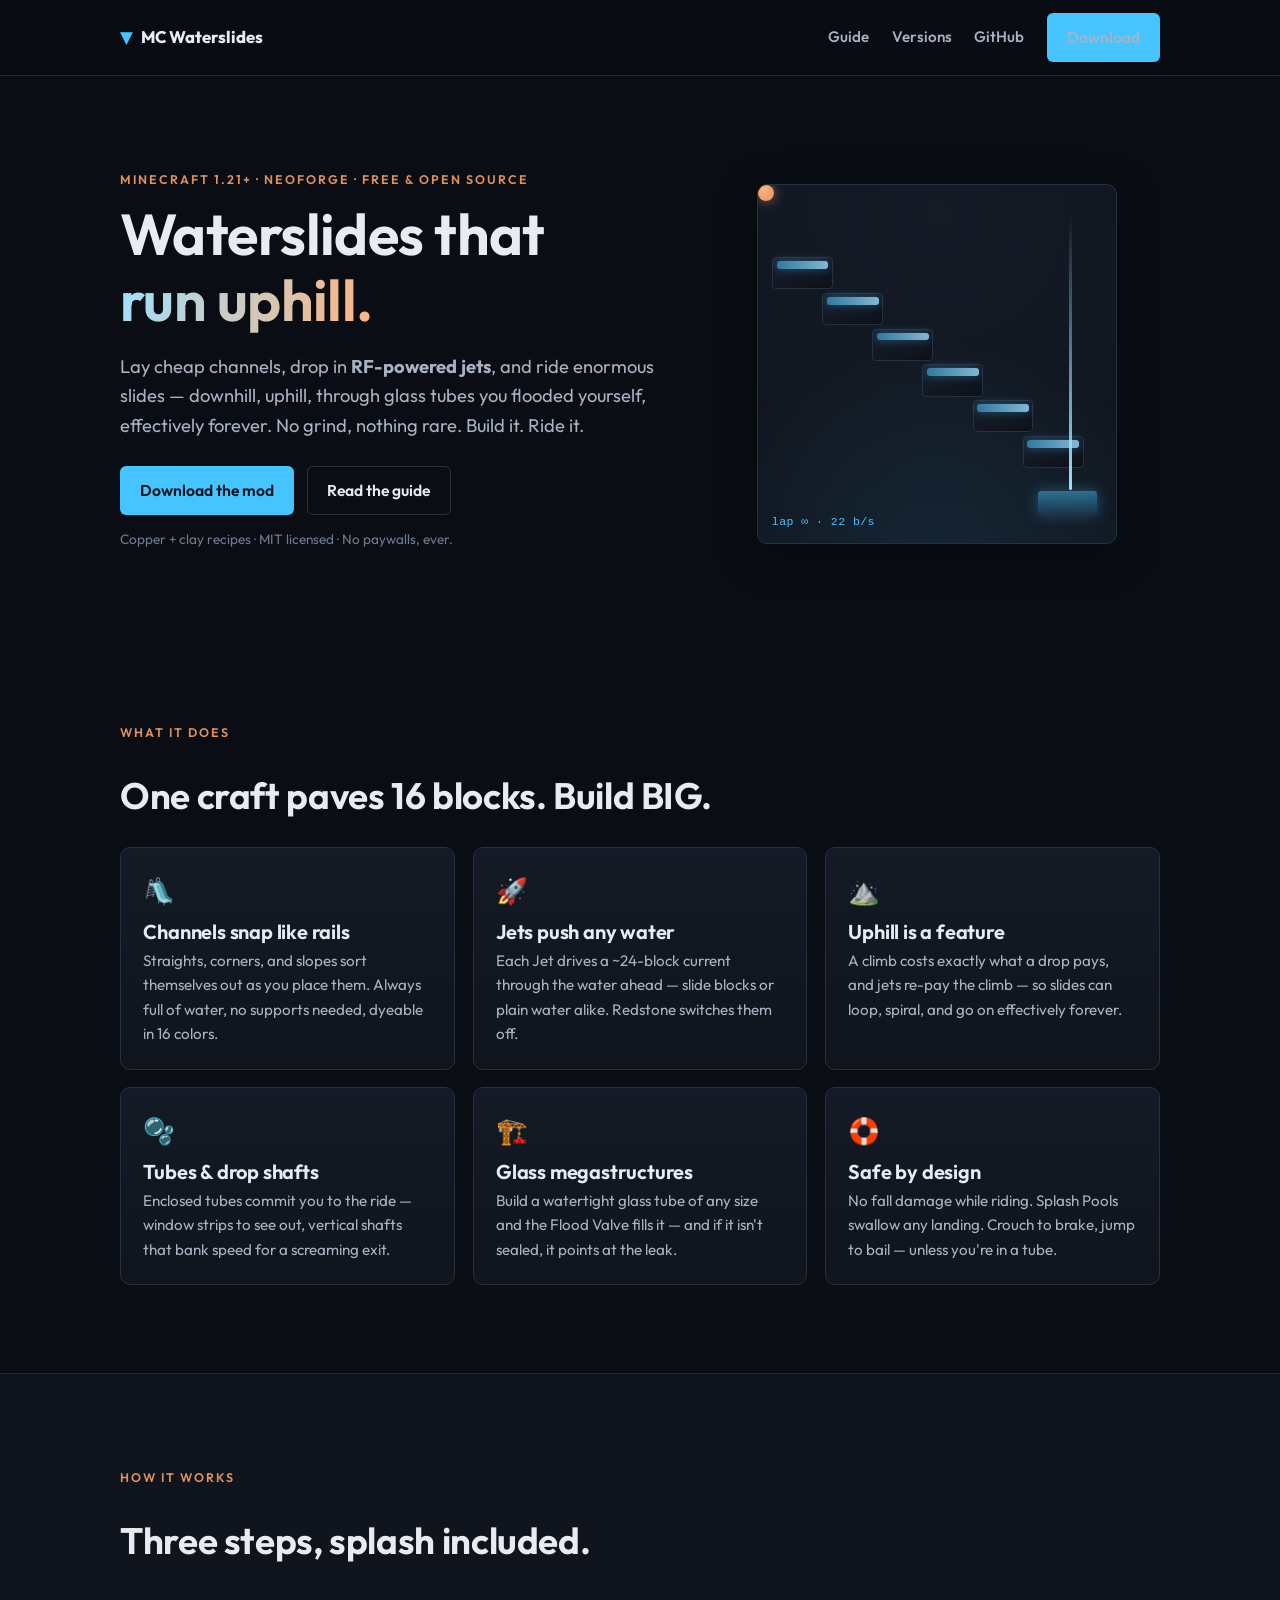
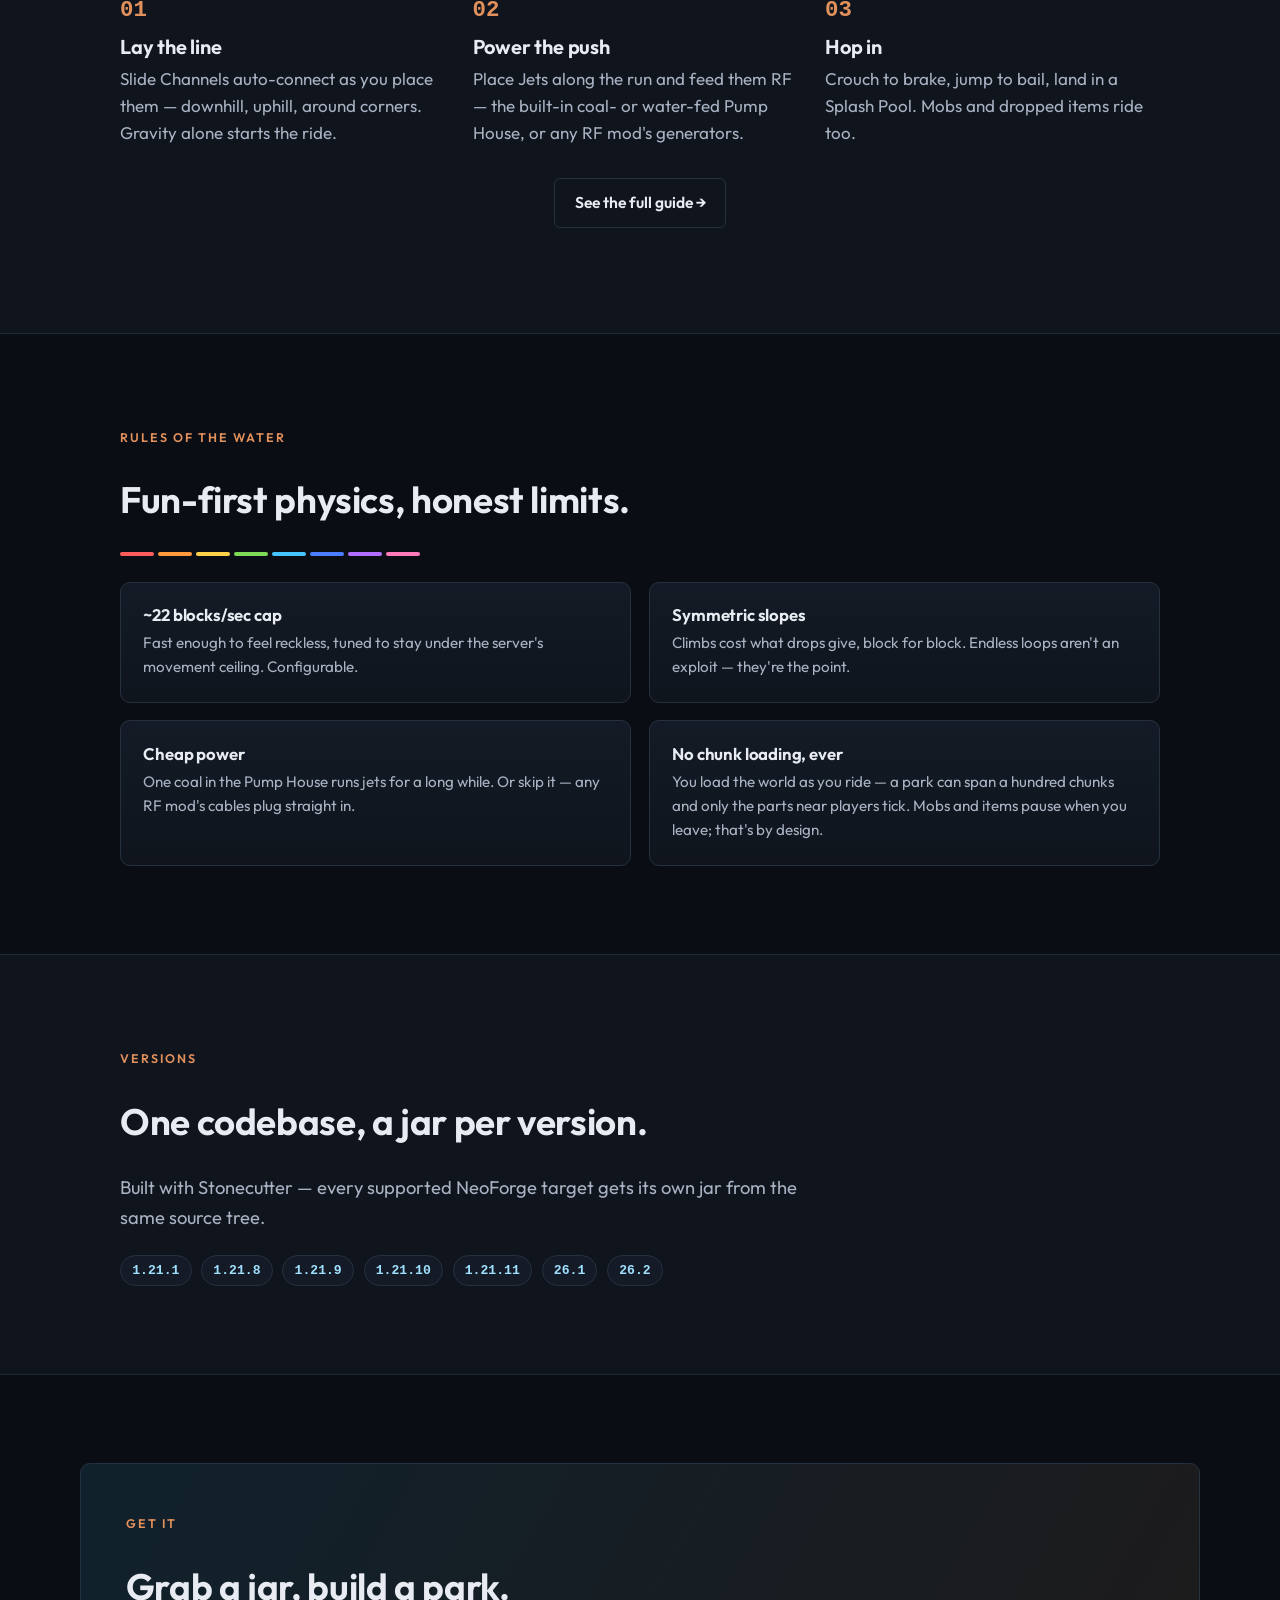
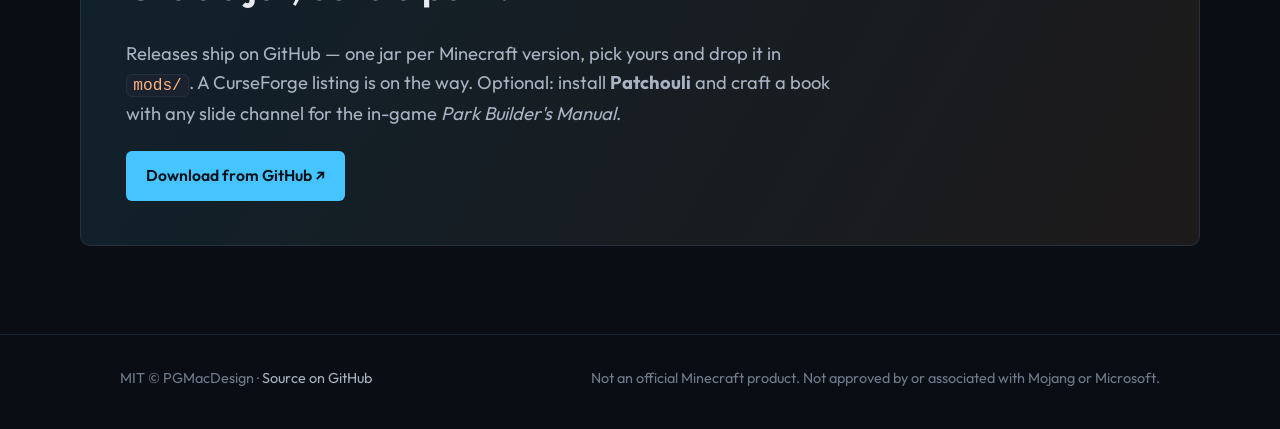
<file: site/index.html>
<!doctype html>
<html lang="en">
<head>
  <meta charset="utf-8" />
  <meta name="viewport" content="width=device-width, initial-scale=1" />
  <title>MC Waterslides — enormous, jet-powered waterslides for Minecraft</title>
  <meta name="description" content="A NeoForge mod for building enormous, fast waterslides — downhill, uphill, through glass tubes, effectively forever. Cheap materials, RF-powered jets, zero grind." />
  <meta property="og:title" content="MC Waterslides" />
  <meta property="og:description" content="Waterslides that run uphill. Build enormous slides from copper and clay, push them with RF jets, and ride forever." />
  <meta property="og:type" content="website" />
  <link rel="icon" href="data:image/svg+xml,<svg xmlns='http://www.w3.org/2000/svg' viewBox='0 0 100 100'><text y='.9em' font-size='90'>🌊</text></svg>" />
  <link rel="preconnect" href="https://fonts.googleapis.com" />
  <link rel="preconnect" href="https://fonts.gstatic.com" crossorigin />
  <link href="https://fonts.googleapis.com/css2?family=Outfit:wght@400;550;600;650;700;750&display=swap" rel="stylesheet" />
  <link rel="stylesheet" href="style.css" />
</head>
<body>

<nav class="nav">
  <div class="wrap nav-inner">
    <a class="wordmark" href="./"><span class="drop">▼</span>MC&nbsp;Waterslides</a>
    <div class="nav-links">
      <a href="guide.html">Guide</a>
      <a href="#versions">Versions</a>
      <a href="https://github.com/PGMacDesign/MCWaterSlides">GitHub</a>
      <a class="btn btn-primary" href="https://github.com/PGMacDesign/MCWaterSlides/releases">Download</a>
    </div>
  </div>
</nav>

<!-- ───────────────────────── HERO ───────────────────────── -->
<section class="hero">
  <div class="wrap hero-grid">
    <div class="hero-copy">
      <span class="eyebrow">Minecraft 1.21+ · NeoForge · Free &amp; open source</span>
      <h1>Waterslides that<br /><span class="grad">run uphill.</span></h1>
      <p class="lede">
        Lay cheap channels, drop in <strong>RF-powered jets</strong>, and ride
        enormous slides — downhill, uphill, through glass tubes you flooded
        yourself, effectively forever. No grind, nothing rare. Build it. Ride it.
      </p>
      <div class="hero-cta">
        <a class="btn btn-primary" href="https://github.com/PGMacDesign/MCWaterSlides/releases">Download the mod</a>
        <a class="btn btn-ghost" href="guide.html">Read the guide</a>
      </div>
      <p class="muted small">Copper + clay recipes · MIT licensed · No paywalls, ever.</p>
    </div>

    <div class="hero-art" aria-hidden="true">
      <div class="art-card">
        <div class="slide-steps">
          <span class="stp"></span><span class="stp"></span><span class="stp"></span>
          <span class="stp"></span><span class="stp"></span><span class="stp"></span>
        </div>
        <div class="pool"></div>
        <div class="jet-beam"></div>
        <div class="rider"></div>
        <p class="art-label">lap ∞ · 22 b/s</p>
      </div>
    </div>
  </div>
</section>

<!-- ───────────────────────── FEATURES ───────────────────────── -->
<section class="section">
  <div class="wrap">
    <span class="eyebrow">What it does</span>
    <h2>One craft paves 16 blocks. Build BIG.</h2>
    <div class="grid feat-grid">
      <article class="card feat">
        <div class="feat-icon">🛝</div>
        <h3>Channels snap like rails</h3>
        <p>Straights, corners, and slopes sort themselves out as you place them.
           Always full of water, no supports needed, dyeable in 16 colors.</p>
      </article>
      <article class="card feat">
        <div class="feat-icon">🚀</div>
        <h3>Jets push any water</h3>
        <p>Each Jet drives a ~24-block current through the water ahead — slide
           blocks or plain water alike. Redstone switches them off.</p>
      </article>
      <article class="card feat">
        <div class="feat-icon">⛰️</div>
        <h3>Uphill is a feature</h3>
        <p>A climb costs exactly what a drop pays, and jets re-pay the climb —
           so slides can loop, spiral, and go on effectively forever.</p>
      </article>
      <article class="card feat">
        <div class="feat-icon">🫧</div>
        <h3>Tubes &amp; drop shafts</h3>
        <p>Enclosed tubes commit you to the ride — window strips to see out,
           vertical shafts that bank speed for a screaming exit.</p>
      </article>
      <article class="card feat">
        <div class="feat-icon">🏗️</div>
        <h3>Glass megastructures</h3>
        <p>Build a watertight glass tube of any size and the Flood Valve fills
           it — and if it isn't sealed, it points at the leak.</p>
      </article>
      <article class="card feat">
        <div class="feat-icon">🛟</div>
        <h3>Safe by design</h3>
        <p>No fall damage while riding. Splash Pools swallow any landing.
           Crouch to brake, jump to bail — unless you're in a tube.</p>
      </article>
    </div>
  </div>
</section>

<!-- ───────────────────────── HOW IT WORKS ───────────────────────── -->
<section class="section how">
  <div class="wrap">
    <span class="eyebrow">How it works</span>
    <h2>Three steps, splash included.</h2>
    <div class="grid step-grid">
      <div class="step">
        <span class="step-n">01</span>
        <h3>Lay the line</h3>
        <p>Slide Channels auto-connect as you place them — downhill, uphill,
           around corners. Gravity alone starts the ride.</p>
      </div>
      <div class="step">
        <span class="step-n">02</span>
        <h3>Power the push</h3>
        <p>Place Jets along the run and feed them RF — the built-in coal- or
           water-fed Pump House, or any RF mod's generators.</p>
      </div>
      <div class="step">
        <span class="step-n">03</span>
        <h3>Hop in</h3>
        <p>Crouch to brake, jump to bail, land in a Splash Pool. Mobs and
           dropped items ride too.</p>
      </div>
    </div>
    <p class="center" style="margin-top:2rem">
      <a class="btn btn-ghost" href="guide.html">See the full guide →</a>
    </p>
  </div>
</section>

<!-- ───────────────────────── RULES OF THE WATER ───────────────────────── -->
<section class="section">
  <div class="wrap">
    <span class="eyebrow">Rules of the water</span>
    <h2>Fun-first physics, honest limits.</h2>
    <div class="dye-ramp rules-ramp" aria-hidden="true">
      <span></span><span></span><span></span><span></span>
      <span></span><span></span><span></span><span></span>
    </div>
    <div class="grid rules-grid">
      <div class="card rule">
        <h3>~22 blocks/sec cap</h3>
        <p>Fast enough to feel reckless, tuned to stay under the server's
           movement ceiling. Configurable.</p>
      </div>
      <div class="card rule">
        <h3>Symmetric slopes</h3>
        <p>Climbs cost what drops give, block for block. Endless loops aren't
           an exploit — they're the point.</p>
      </div>
      <div class="card rule">
        <h3>Cheap power</h3>
        <p>One coal in the Pump House runs jets for a long while. Or skip it —
           any RF mod's cables plug straight in.</p>
      </div>
      <div class="card rule">
        <h3>No chunk loading, ever</h3>
        <p>You load the world as you ride — a park can span a hundred chunks
           and only the parts near players tick. Mobs and items pause when you
           leave; that's by design.</p>
      </div>
    </div>
  </div>
</section>

<!-- ───────────────────────── VERSIONS ───────────────────────── -->
<section class="section how" id="versions">
  <div class="wrap">
    <span class="eyebrow">Versions</span>
    <h2>One codebase, a jar per version.</h2>
    <p class="lede">Built with Stonecutter — every supported NeoForge target gets
       its own jar from the same source tree.</p>
    <div class="chips">
      <span class="chip">1.21.1</span><span class="chip">1.21.8</span>
      <span class="chip">1.21.9</span><span class="chip">1.21.10</span>
      <span class="chip">1.21.11</span><span class="chip">26.1</span>
      <span class="chip">26.2</span>
    </div>
  </div>
</section>

<!-- ───────────────────────── DOWNLOAD CTA ───────────────────────── -->
<section class="section">
  <div class="wrap cta-band">
    <div>
      <span class="eyebrow">Get it</span>
      <h2>Grab a jar, build a park.</h2>
      <p class="lede">
        Releases ship on GitHub — one jar per Minecraft version, pick yours and
        drop it in <code>mods/</code>. A CurseForge listing is on the way.
        Optional: install <strong>Patchouli</strong> and craft a book with any
        slide channel for the in-game <em>Park Builder's Manual</em>.
      </p>
      <a class="btn btn-primary" href="https://github.com/PGMacDesign/MCWaterSlides/releases">Download from GitHub ↗</a>
    </div>
  </div>
</section>

<footer class="footer">
  <div class="wrap footer-inner">
    <span>MIT © PGMacDesign · <a href="https://github.com/PGMacDesign/MCWaterSlides">Source on GitHub</a></span>
    <span>Not an official Minecraft product. Not approved by or associated with Mojang or Microsoft.</span>
  </div>
</footer>

<style>
  /* hero */
  .hero { padding-block: clamp(3rem, 7vw, 5.5rem) clamp(2rem, 5vw, 4rem); }
  .hero-grid { display: grid; grid-template-columns: 1.1fr 0.9fr; gap: 3rem; align-items: center; }
  .hero-copy h1 { margin: 0.6rem 0 1rem; }
  .grad {
    background: linear-gradient(100deg, var(--water-hi), var(--copper-hi));
    -webkit-background-clip: text; background-clip: text; color: transparent;
  }
  .hero-cta { display: flex; gap: 0.8rem; flex-wrap: wrap; margin: 1.6rem 0 0.9rem; }

  /* hero art — the whole mod in one loop, pure CSS: a rider coasts down a
     stepped slide into the pool, the jet fires, and it launches back to the
     top. Water tops shimmer aqua; the jet column pulses when the rider hits. */
  .hero-art { display: flex; justify-content: center; }
  .art-card {
    --cyc: 6s;
    position: relative; width: min(360px, 80vw); aspect-ratio: 1;
    background:
      radial-gradient(130% 120% at 50% 110%, rgba(69,196,255,0.10), transparent 55%),
      radial-gradient(120% 120% at 50% 8%, var(--panel), var(--bg-soft));
    border: 1px solid var(--line); border-radius: var(--radius);
    box-shadow: var(--shadow); overflow: hidden;
  }
  .slide-steps .stp {
    position: absolute; width: 17%; height: 9%;
    background: linear-gradient(160deg, var(--panel-2), #0c1018);
    border: 1px solid var(--line); border-radius: 4px;
  }
  /* shimmering water surface on each step */
  .slide-steps .stp::before {
    content: ""; position: absolute; left: 6%; right: 6%; top: 10%; height: 26%;
    border-radius: 3px;
    background: linear-gradient(90deg, rgba(69,196,255,0.55), rgba(159,224,255,0.8), rgba(69,196,255,0.55));
    background-size: 200% 100%;
    animation: shimmer 2.4s linear infinite;
    box-shadow: 0 0 10px rgba(69,196,255,0.35);
  }
  @keyframes shimmer { to { background-position: -200% 0; } }
  .slide-steps .stp:nth-child(1) { left: 4%;  top: 20%; }
  .slide-steps .stp:nth-child(2) { left: 18%; top: 30%; }
  .slide-steps .stp:nth-child(3) { left: 32%; top: 40%; }
  .slide-steps .stp:nth-child(4) { left: 46%; top: 50%; }
  .slide-steps .stp:nth-child(5) { left: 60%; top: 60%; }
  .slide-steps .stp:nth-child(6) { left: 74%; top: 70%; }
  .pool {
    position: absolute; left: 78%; right: 5%; bottom: 8%; height: 7%;
    border-radius: 4px; border: 1px solid var(--line);
    background: linear-gradient(180deg, rgba(69,196,255,0.5), rgba(69,196,255,0.15));
    box-shadow: 0 0 14px rgba(69,196,255,0.3);
  }
  .jet-beam {
    position: absolute; left: 87%; width: 3px; top: 8%; bottom: 15%;
    background: linear-gradient(0deg, var(--water-hi), transparent);
    border-radius: 999px;
    animation: jetpulse var(--cyc) ease-in-out infinite;
  }
  @keyframes jetpulse {
    0%, 55%  { opacity: 0.12; box-shadow: none; }
    62%, 80% { opacity: 1; box-shadow: 0 0 18px 3px rgba(159,224,255,0.5); }
    90%, 100% { opacity: 0.12; box-shadow: none; }
  }
  .rider {
    position: absolute; width: 16px; height: 16px; border-radius: 50%;
    background: radial-gradient(circle at 35% 30%, var(--copper-hi), var(--copper));
    box-shadow: 0 0 12px rgba(255,179,126,0.55);
    animation: ride var(--cyc) ease-in-out infinite;
  }
  @keyframes ride {
    0%   { left: 8%;  top: 15%; opacity: 1; }
    9%   { left: 21%; top: 25%; }
    18%  { left: 35%; top: 35%; }
    27%  { left: 49%; top: 45%; }
    36%  { left: 63%; top: 55%; }
    45%  { left: 77%; top: 65%; }
    55%  { left: 85%; top: 84%; }
    62%  { left: 86%; top: 84%; }
    78%  { left: 86%; top: 4%;  opacity: 1; }
    80%  { left: 86%; top: 2%;  opacity: 0; }
    82%  { left: 8%;  top: 9%;  opacity: 0; }
    90%  { left: 8%;  top: 15%; opacity: 1; }
    100% { left: 8%;  top: 15%; opacity: 1; }
  }
  .art-label {
    position: absolute; bottom: 12px; left: 14px; margin: 0;
    font-family: var(--mono); font-size: 0.72rem; color: var(--water); letter-spacing: 0.04em;
  }

  /* features */
  .feat-grid { grid-template-columns: repeat(3, 1fr); margin-top: 1.8rem; }
  .feat-icon { font-size: 1.6rem; margin-bottom: 0.5rem; }
  .feat h3 { margin: 0 0 0.4rem; }
  .feat p { margin: 0; font-size: 0.95rem; }

  /* steps */
  .how { background: var(--bg-soft); border-block: 1px solid var(--line-soft); }
  .step-grid { grid-template-columns: repeat(3, 1fr); margin-top: 1.8rem; }
  .step-n { font-family: var(--mono); font-size: 1.4rem; color: var(--copper); font-weight: 700; }
  .step h3 { margin: 0.4rem 0; }
  .step p { margin: 0; }

  /* rules */
  .rules-ramp { margin: 1rem 0 1.6rem; max-width: 300px; }
  .rules-grid { grid-template-columns: repeat(2, 1fr); }
  .rule h3 { margin: 0 0 0.4rem; font-size: 1.05rem; }
  .rule p { margin: 0; font-size: 0.95rem; }

  /* versions */
  .chips { display: flex; gap: 0.6rem; flex-wrap: wrap; margin-top: 1.4rem; }

  /* cta */
  .cta-band {
    background: linear-gradient(120deg, rgba(69,196,255,0.10), rgba(226,145,92,0.09));
    border: 1px solid var(--line); border-radius: var(--radius);
    padding: clamp(1.6rem, 4vw, 2.8rem);
  }
  .cta-band .lede { margin-block: 0.8rem 1.4rem; }

  @media (max-width: 820px) {
    .hero-grid { grid-template-columns: 1fr; }
    .hero-art { order: -1; }
    .feat-grid, .step-grid, .rules-grid { grid-template-columns: 1fr; }
  }
</style>

</body>
</html>
</file>
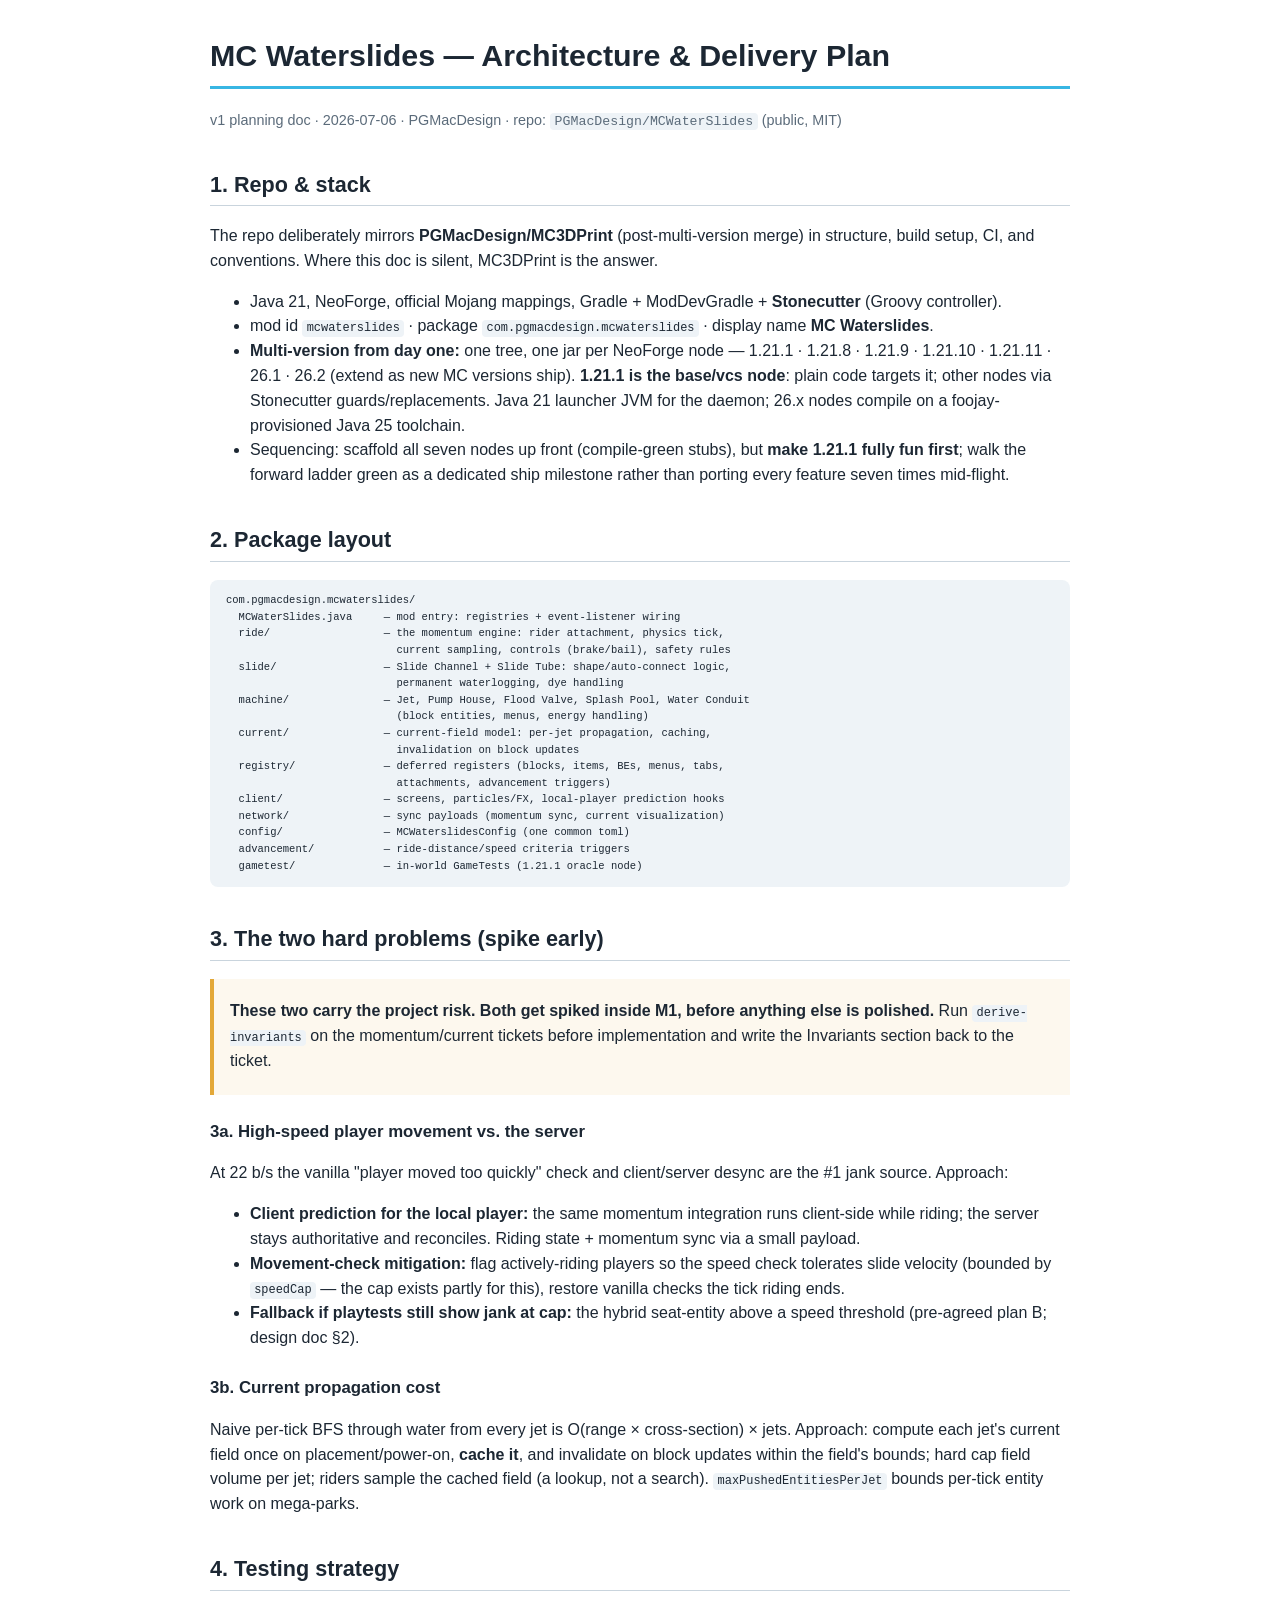
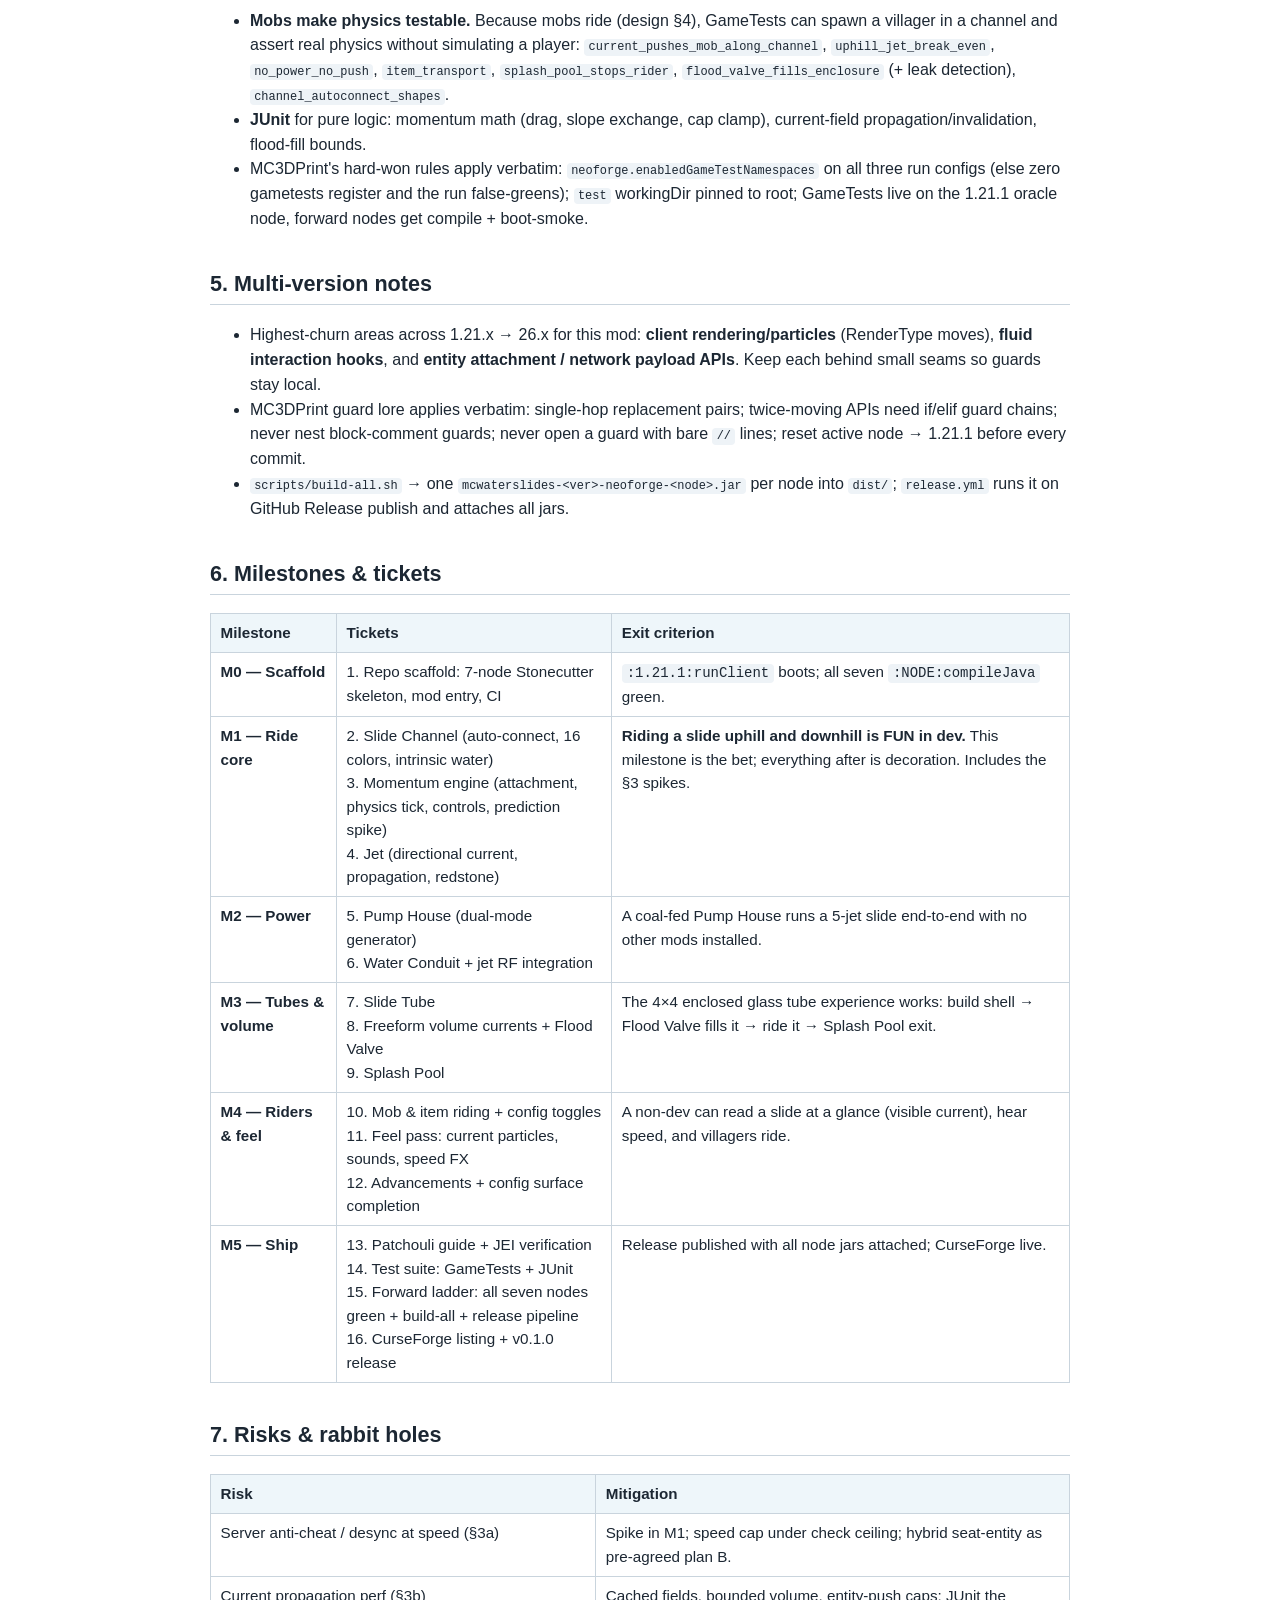
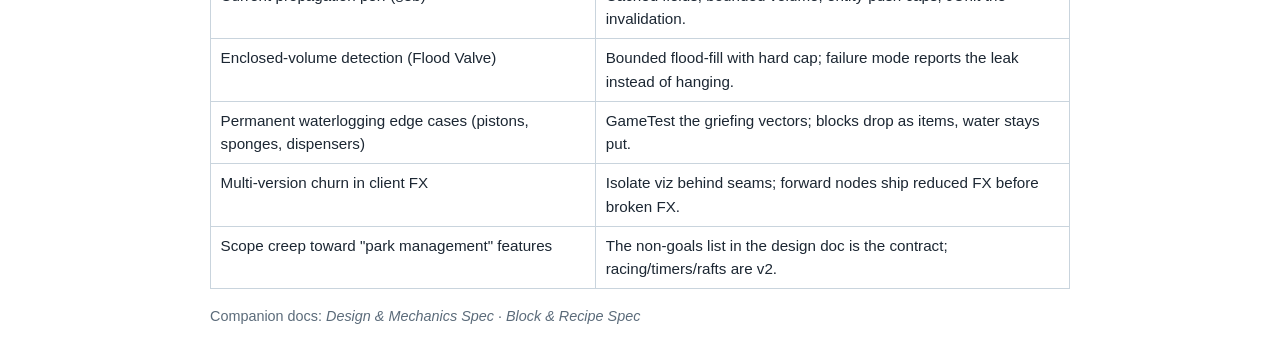
<file: docs/architecture-delivery-plan.html>
<!DOCTYPE html>
<html lang="en">
<head>
<meta charset="utf-8">
<meta name="viewport" content="width=device-width, initial-scale=1">
<title>MC Waterslides — Architecture &amp; Delivery Plan</title>
<style>
  :root { color-scheme: light dark; }
  body { font-family: -apple-system, BlinkMacSystemFont, "Segoe UI", Roboto, Helvetica, Arial, sans-serif;
         max-width: 860px; margin: 2rem auto; padding: 0 1.25rem; line-height: 1.55;
         color: #1c2733; background: #ffffff; }
  h1 { font-size: 1.9rem; border-bottom: 3px solid #38b6e3; padding-bottom: .4rem; }
  h2 { font-size: 1.35rem; margin-top: 2.2rem; border-bottom: 1px solid #c9d4dd; padding-bottom: .25rem; }
  h3 { font-size: 1.05rem; margin-top: 1.5rem; }
  code { background: #eef3f7; padding: .1em .35em; border-radius: 4px; font-size: .92em; }
  pre { background: #eef3f7; padding: .8rem 1rem; border-radius: 8px; overflow-x: auto; font-size: .88em; line-height: 1.45; }
  pre code { background: none; padding: 0; }
  table { border-collapse: collapse; width: 100%; margin: 1rem 0; font-size: .95rem; }
  th, td { border: 1px solid #c9d4dd; padding: .45rem .6rem; text-align: left; vertical-align: top; }
  th { background: #eef6fa; }
  .meta { color: #5b6b7a; font-size: .9rem; }
  blockquote { border-left: 4px solid #e3a838; margin: 1rem 0; padding: .3rem 1rem; background: #fdf8ee; }
  @media (prefers-color-scheme: dark) {
    body { color: #dce6ee; background: #14181c; }
    code, pre { background: #232b33; }
    th { background: #1b2c36; }
    th, td { border-color: #37444f; }
    blockquote { background: #2b2312; }
    .meta { color: #92a4b3; }
  }
</style>
</head>
<body>

<h1>MC Waterslides — Architecture &amp; Delivery Plan</h1>
<p class="meta">v1 planning doc · 2026-07-06 · PGMacDesign · repo: <code>PGMacDesign/MCWaterSlides</code> (public, MIT)</p>

<h2>1. Repo &amp; stack</h2>
<p>The repo deliberately mirrors <strong>PGMacDesign/MC3DPrint</strong> (post-multi-version merge)
in structure, build setup, CI, and conventions. Where this doc is silent, MC3DPrint is the answer.</p>
<ul>
  <li>Java 21, NeoForge, official Mojang mappings, Gradle + ModDevGradle + <strong>Stonecutter</strong> (Groovy controller).</li>
  <li>mod id <code>mcwaterslides</code> · package <code>com.pgmacdesign.mcwaterslides</code> · display name <strong>MC Waterslides</strong>.</li>
  <li><strong>Multi-version from day one:</strong> one tree, one jar per NeoForge node — 1.21.1 · 1.21.8 · 1.21.9 · 1.21.10 · 1.21.11 · 26.1 · 26.2 (extend as new MC versions ship). <strong>1.21.1 is the base/vcs node</strong>: plain code targets it; other nodes via Stonecutter guards/replacements. Java 21 launcher JVM for the daemon; 26.x nodes compile on a foojay-provisioned Java 25 toolchain.</li>
  <li>Sequencing: scaffold all seven nodes up front (compile-green stubs), but <strong>make 1.21.1 fully fun first</strong>; walk the forward ladder green as a dedicated ship milestone rather than porting every feature seven times mid-flight.</li>
</ul>

<h2>2. Package layout</h2>
<pre><code>com.pgmacdesign.mcwaterslides/
  MCWaterSlides.java     — mod entry: registries + event-listener wiring
  ride/                  — the momentum engine: rider attachment, physics tick,
                           current sampling, controls (brake/bail), safety rules
  slide/                 — Slide Channel + Slide Tube: shape/auto-connect logic,
                           permanent waterlogging, dye handling
  machine/               — Jet, Pump House, Flood Valve, Splash Pool, Water Conduit
                           (block entities, menus, energy handling)
  current/               — current-field model: per-jet propagation, caching,
                           invalidation on block updates
  registry/              — deferred registers (blocks, items, BEs, menus, tabs,
                           attachments, advancement triggers)
  client/                — screens, particles/FX, local-player prediction hooks
  network/               — sync payloads (momentum sync, current visualization)
  config/                — MCWaterslidesConfig (one common toml)
  advancement/           — ride-distance/speed criteria triggers
  gametest/              — in-world GameTests (1.21.1 oracle node)
</code></pre>

<h2>3. The two hard problems (spike early)</h2>
<blockquote><p><strong>These two carry the project risk. Both get spiked inside M1, before anything
else is polished.</strong> Run <code>derive-invariants</code> on the momentum/current tickets before
implementation and write the Invariants section back to the ticket.</p></blockquote>
<h3>3a. High-speed player movement vs. the server</h3>
<p>At 22 b/s the vanilla "player moved too quickly" check and client/server desync are the #1 jank
source. Approach:</p>
<ul>
  <li><strong>Client prediction for the local player:</strong> the same momentum integration runs
      client-side while riding; the server stays authoritative and reconciles. Riding state +
      momentum sync via a small payload.</li>
  <li><strong>Movement-check mitigation:</strong> flag actively-riding players so the speed check
      tolerates slide velocity (bounded by <code>speedCap</code> — the cap exists partly for this),
      restore vanilla checks the tick riding ends.</li>
  <li><strong>Fallback if playtests still show jank at cap:</strong> the hybrid seat-entity above a
      speed threshold (pre-agreed plan B; design doc §2).</li>
</ul>
<h3>3b. Current propagation cost</h3>
<p>Naive per-tick BFS through water from every jet is O(range × cross-section) × jets. Approach:
compute each jet's current field once on placement/power-on, <strong>cache it</strong>, and
invalidate on block updates within the field's bounds; hard cap field volume per jet; riders sample
the cached field (a lookup, not a search). <code>maxPushedEntitiesPerJet</code> bounds per-tick
entity work on mega-parks.</p>

<h2>4. Testing strategy</h2>
<ul>
  <li><strong>Mobs make physics testable.</strong> Because mobs ride (design §4), GameTests can spawn
      a villager in a channel and assert real physics without simulating a player:
      <code>current_pushes_mob_along_channel</code>, <code>uphill_jet_break_even</code>,
      <code>no_power_no_push</code>, <code>item_transport</code>, <code>splash_pool_stops_rider</code>,
      <code>flood_valve_fills_enclosure</code> (+ leak detection), <code>channel_autoconnect_shapes</code>.</li>
  <li><strong>JUnit</strong> for pure logic: momentum math (drag, slope exchange, cap clamp),
      current-field propagation/invalidation, flood-fill bounds.</li>
  <li>MC3DPrint's hard-won rules apply verbatim: <code>neoforge.enabledGameTestNamespaces</code> on
      all three run configs (else zero gametests register and the run false-greens);
      <code>test</code> workingDir pinned to root; GameTests live on the 1.21.1 oracle node, forward
      nodes get compile + boot-smoke.</li>
</ul>

<h2>5. Multi-version notes</h2>
<ul>
  <li>Highest-churn areas across 1.21.x → 26.x for this mod: <strong>client rendering/particles</strong>
      (RenderType moves), <strong>fluid interaction hooks</strong>, and <strong>entity attachment /
      network payload APIs</strong>. Keep each behind small seams so guards stay local.</li>
  <li>MC3DPrint guard lore applies verbatim: single-hop replacement pairs; twice-moving APIs need
      if/elif guard chains; never nest block-comment guards; never open a guard with bare
      <code>//</code> lines; reset active node → 1.21.1 before every commit.</li>
  <li><code>scripts/build-all.sh</code> → one <code>mcwaterslides-&lt;ver&gt;-neoforge-&lt;node&gt;.jar</code>
      per node into <code>dist/</code>; <code>release.yml</code> runs it on GitHub Release publish and
      attaches all jars.</li>
</ul>

<h2>6. Milestones &amp; tickets</h2>
<table>
  <tr><th>Milestone</th><th>Tickets</th><th>Exit criterion</th></tr>
  <tr><td><strong>M0 — Scaffold</strong></td>
      <td>1. Repo scaffold: 7-node Stonecutter skeleton, mod entry, CI</td>
      <td><code>:1.21.1:runClient</code> boots; all seven <code>:NODE:compileJava</code> green.</td></tr>
  <tr><td><strong>M1 — Ride core</strong></td>
      <td>2. Slide Channel (auto-connect, 16 colors, intrinsic water)<br>
          3. Momentum engine (attachment, physics tick, controls, prediction spike)<br>
          4. Jet (directional current, propagation, redstone)</td>
      <td><strong>Riding a slide uphill and downhill is FUN in dev.</strong> This milestone is the
          bet; everything after is decoration. Includes the §3 spikes.</td></tr>
  <tr><td><strong>M2 — Power</strong></td>
      <td>5. Pump House (dual-mode generator)<br>
          6. Water Conduit + jet RF integration</td>
      <td>A coal-fed Pump House runs a 5-jet slide end-to-end with no other mods installed.</td></tr>
  <tr><td><strong>M3 — Tubes &amp; volume</strong></td>
      <td>7. Slide Tube<br>
          8. Freeform volume currents + Flood Valve<br>
          9. Splash Pool</td>
      <td>The 4×4 enclosed glass tube experience works: build shell → Flood Valve fills it → ride
          it → Splash Pool exit.</td></tr>
  <tr><td><strong>M4 — Riders &amp; feel</strong></td>
      <td>10. Mob &amp; item riding + config toggles<br>
          11. Feel pass: current particles, sounds, speed FX<br>
          12. Advancements + config surface completion</td>
      <td>A non-dev can read a slide at a glance (visible current), hear speed, and villagers ride.</td></tr>
  <tr><td><strong>M5 — Ship</strong></td>
      <td>13. Patchouli guide + JEI verification<br>
          14. Test suite: GameTests + JUnit<br>
          15. Forward ladder: all seven nodes green + build-all + release pipeline<br>
          16. CurseForge listing + v0.1.0 release</td>
      <td>Release published with all node jars attached; CurseForge live.</td></tr>
</table>

<h2>7. Risks &amp; rabbit holes</h2>
<table>
  <tr><th>Risk</th><th>Mitigation</th></tr>
  <tr><td>Server anti-cheat / desync at speed (§3a)</td><td>Spike in M1; speed cap under check ceiling; hybrid seat-entity as pre-agreed plan B.</td></tr>
  <tr><td>Current propagation perf (§3b)</td><td>Cached fields, bounded volume, entity-push caps; JUnit the invalidation.</td></tr>
  <tr><td>Enclosed-volume detection (Flood Valve)</td><td>Bounded flood-fill with hard cap; failure mode reports the leak instead of hanging.</td></tr>
  <tr><td>Permanent waterlogging edge cases (pistons, sponges, dispensers)</td><td>GameTest the griefing vectors; blocks drop as items, water stays put.</td></tr>
  <tr><td>Multi-version churn in client FX</td><td>Isolate viz behind seams; forward nodes ship reduced FX before broken FX.</td></tr>
  <tr><td>Scope creep toward "park management" features</td><td>The non-goals list in the design doc is the contract; racing/timers/rafts are v2.</td></tr>
</table>

<p class="meta">Companion docs: <em>Design &amp; Mechanics Spec</em> · <em>Block &amp; Recipe Spec</em></p>

</body>
</html>
</file>
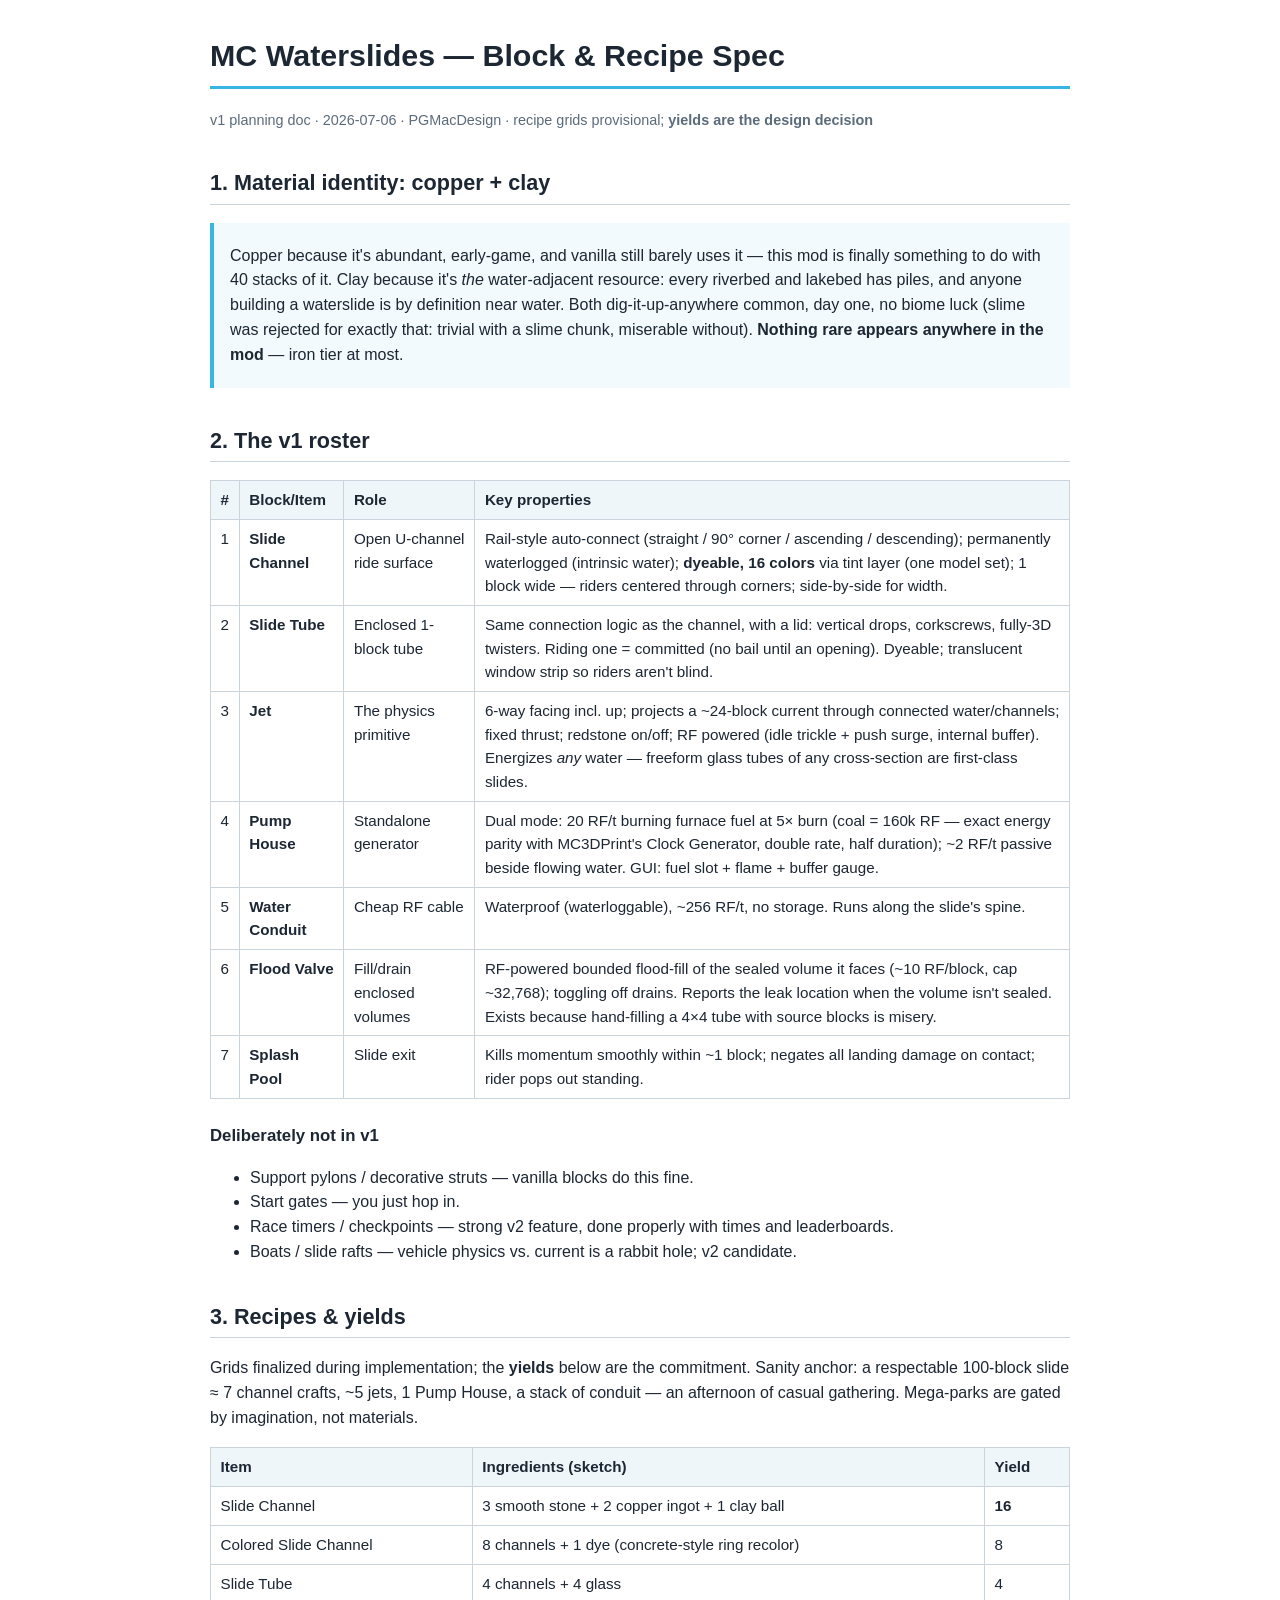
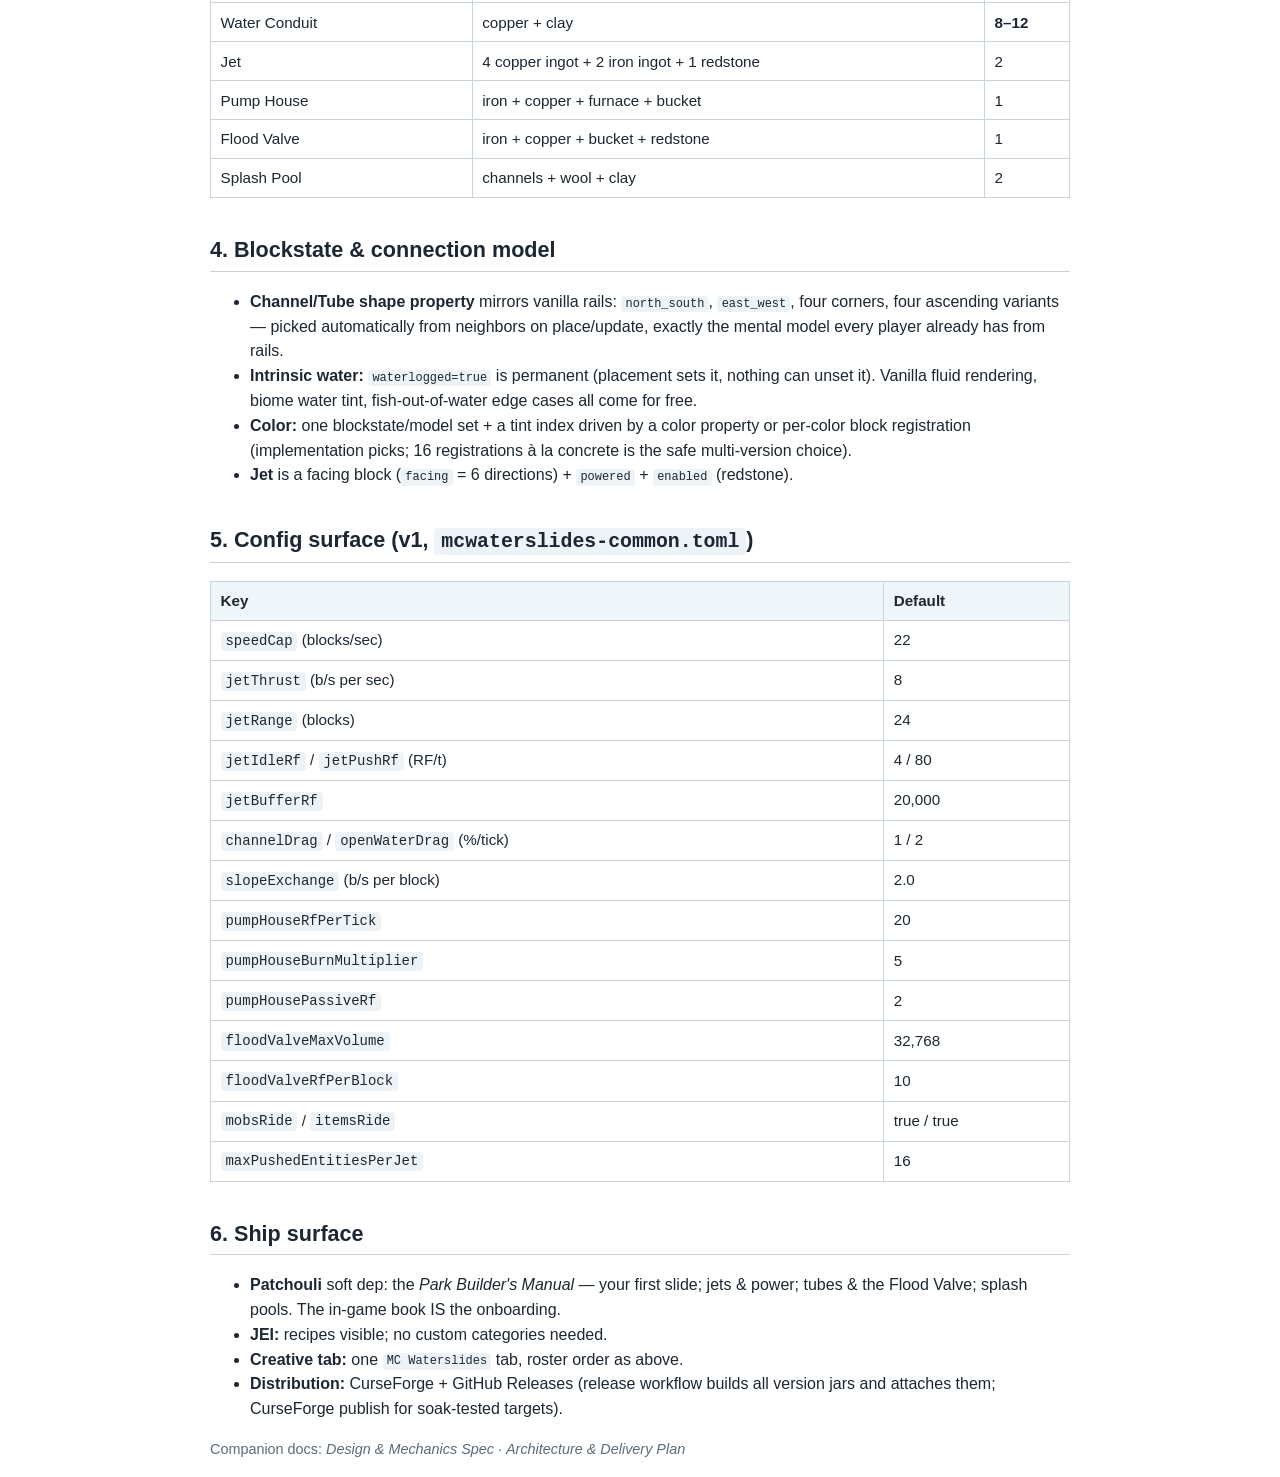
<file: docs/blocks-recipes-spec.html>
<!DOCTYPE html>
<html lang="en">
<head>
<meta charset="utf-8">
<meta name="viewport" content="width=device-width, initial-scale=1">
<title>MC Waterslides — Block &amp; Recipe Spec</title>
<style>
  :root { color-scheme: light dark; }
  body { font-family: -apple-system, BlinkMacSystemFont, "Segoe UI", Roboto, Helvetica, Arial, sans-serif;
         max-width: 860px; margin: 2rem auto; padding: 0 1.25rem; line-height: 1.55;
         color: #1c2733; background: #ffffff; }
  h1 { font-size: 1.9rem; border-bottom: 3px solid #38b6e3; padding-bottom: .4rem; }
  h2 { font-size: 1.35rem; margin-top: 2.2rem; border-bottom: 1px solid #c9d4dd; padding-bottom: .25rem; }
  h3 { font-size: 1.05rem; margin-top: 1.5rem; }
  code { background: #eef3f7; padding: .1em .35em; border-radius: 4px; font-size: .92em; }
  table { border-collapse: collapse; width: 100%; margin: 1rem 0; font-size: .95rem; }
  th, td { border: 1px solid #c9d4dd; padding: .45rem .6rem; text-align: left; vertical-align: top; }
  th { background: #eef6fa; }
  .meta { color: #5b6b7a; font-size: .9rem; }
  blockquote { border-left: 4px solid #38b6e3; margin: 1rem 0; padding: .3rem 1rem; background: #f2fafd; }
  @media (prefers-color-scheme: dark) {
    body { color: #dce6ee; background: #14181c; }
    code { background: #232b33; }
    th { background: #1b2c36; }
    th, td { border-color: #37444f; }
    blockquote { background: #16232b; }
    .meta { color: #92a4b3; }
  }
</style>
</head>
<body>

<h1>MC Waterslides — Block &amp; Recipe Spec</h1>
<p class="meta">v1 planning doc · 2026-07-06 · PGMacDesign · recipe grids provisional; <strong>yields are the design decision</strong></p>

<h2>1. Material identity: copper + clay</h2>
<blockquote><p>Copper because it's abundant, early-game, and vanilla still barely uses it — this mod
is finally something to do with 40 stacks of it. Clay because it's <em>the</em> water-adjacent
resource: every riverbed and lakebed has piles, and anyone building a waterslide is by definition
near water. Both dig-it-up-anywhere common, day one, no biome luck (slime was rejected for exactly
that: trivial with a slime chunk, miserable without). <strong>Nothing rare appears anywhere in the
mod</strong> — iron tier at most.</p></blockquote>

<h2>2. The v1 roster</h2>
<table>
  <tr><th>#</th><th>Block/Item</th><th>Role</th><th>Key properties</th></tr>
  <tr><td>1</td><td><strong>Slide Channel</strong></td><td>Open U-channel ride surface</td>
      <td>Rail-style auto-connect (straight / 90° corner / ascending / descending); permanently waterlogged (intrinsic water); <strong>dyeable, 16 colors</strong> via tint layer (one model set); 1 block wide — riders centered through corners; side-by-side for width.</td></tr>
  <tr><td>2</td><td><strong>Slide Tube</strong></td><td>Enclosed 1-block tube</td>
      <td>Same connection logic as the channel, with a lid: vertical drops, corkscrews, fully-3D twisters. Riding one = committed (no bail until an opening). Dyeable; translucent window strip so riders aren't blind.</td></tr>
  <tr><td>3</td><td><strong>Jet</strong></td><td>The physics primitive</td>
      <td>6-way facing incl. up; projects a ~24-block current through connected water/channels; fixed thrust; redstone on/off; RF powered (idle trickle + push surge, internal buffer). Energizes <em>any</em> water — freeform glass tubes of any cross-section are first-class slides.</td></tr>
  <tr><td>4</td><td><strong>Pump House</strong></td><td>Standalone generator</td>
      <td>Dual mode: 20 RF/t burning furnace fuel at 5× burn (coal = 160k RF — exact energy parity with MC3DPrint's Clock Generator, double rate, half duration); ~2 RF/t passive beside flowing water. GUI: fuel slot + flame + buffer gauge.</td></tr>
  <tr><td>5</td><td><strong>Water Conduit</strong></td><td>Cheap RF cable</td>
      <td>Waterproof (waterloggable), ~256 RF/t, no storage. Runs along the slide's spine.</td></tr>
  <tr><td>6</td><td><strong>Flood Valve</strong></td><td>Fill/drain enclosed volumes</td>
      <td>RF-powered bounded flood-fill of the sealed volume it faces (~10 RF/block, cap ~32,768); toggling off drains. Reports the leak location when the volume isn't sealed. Exists because hand-filling a 4×4 tube with source blocks is misery.</td></tr>
  <tr><td>7</td><td><strong>Splash Pool</strong></td><td>Slide exit</td>
      <td>Kills momentum smoothly within ~1 block; negates all landing damage on contact; rider pops out standing.</td></tr>
</table>

<h3>Deliberately not in v1</h3>
<ul>
  <li>Support pylons / decorative struts — vanilla blocks do this fine.</li>
  <li>Start gates — you just hop in.</li>
  <li>Race timers / checkpoints — strong v2 feature, done properly with times and leaderboards.</li>
  <li>Boats / slide rafts — vehicle physics vs. current is a rabbit hole; v2 candidate.</li>
</ul>

<h2>3. Recipes &amp; yields</h2>
<p>Grids finalized during implementation; the <strong>yields</strong> below are the commitment.
Sanity anchor: a respectable 100-block slide ≈ 7 channel crafts, ~5 jets, 1 Pump House, a stack of
conduit — an afternoon of casual gathering. Mega-parks are gated by imagination, not materials.</p>

<table>
  <tr><th>Item</th><th>Ingredients (sketch)</th><th>Yield</th></tr>
  <tr><td>Slide Channel</td><td>3 smooth stone + 2 copper ingot + 1 clay ball</td><td><strong>16</strong></td></tr>
  <tr><td>Colored Slide Channel</td><td>8 channels + 1 dye (concrete-style ring recolor)</td><td>8</td></tr>
  <tr><td>Slide Tube</td><td>4 channels + 4 glass</td><td>4</td></tr>
  <tr><td>Water Conduit</td><td>copper + clay</td><td><strong>8–12</strong></td></tr>
  <tr><td>Jet</td><td>4 copper ingot + 2 iron ingot + 1 redstone</td><td>2</td></tr>
  <tr><td>Pump House</td><td>iron + copper + furnace + bucket</td><td>1</td></tr>
  <tr><td>Flood Valve</td><td>iron + copper + bucket + redstone</td><td>1</td></tr>
  <tr><td>Splash Pool</td><td>channels + wool + clay</td><td>2</td></tr>
</table>

<h2>4. Blockstate &amp; connection model</h2>
<ul>
  <li><strong>Channel/Tube shape property</strong> mirrors vanilla rails: <code>north_south</code>,
      <code>east_west</code>, four corners, four ascending variants — picked automatically from
      neighbors on place/update, exactly the mental model every player already has from rails.</li>
  <li><strong>Intrinsic water:</strong> <code>waterlogged=true</code> is permanent (placement sets it,
      nothing can unset it). Vanilla fluid rendering, biome water tint, fish-out-of-water edge cases
      all come for free.</li>
  <li><strong>Color:</strong> one blockstate/model set + a tint index driven by a color property or
      per-color block registration (implementation picks; 16 registrations à la concrete is the
      safe multi-version choice).</li>
  <li><strong>Jet</strong> is a facing block (<code>facing</code> = 6 directions) + <code>powered</code>
      + <code>enabled</code> (redstone).</li>
</ul>

<h2>5. Config surface (v1, <code>mcwaterslides-common.toml</code>)</h2>
<table>
  <tr><th>Key</th><th>Default</th></tr>
  <tr><td><code>speedCap</code> (blocks/sec)</td><td>22</td></tr>
  <tr><td><code>jetThrust</code> (b/s per sec)</td><td>8</td></tr>
  <tr><td><code>jetRange</code> (blocks)</td><td>24</td></tr>
  <tr><td><code>jetIdleRf</code> / <code>jetPushRf</code> (RF/t)</td><td>4 / 80</td></tr>
  <tr><td><code>jetBufferRf</code></td><td>20,000</td></tr>
  <tr><td><code>channelDrag</code> / <code>openWaterDrag</code> (%/tick)</td><td>1 / 2</td></tr>
  <tr><td><code>slopeExchange</code> (b/s per block)</td><td>2.0</td></tr>
  <tr><td><code>pumpHouseRfPerTick</code></td><td>20</td></tr>
  <tr><td><code>pumpHouseBurnMultiplier</code></td><td>5</td></tr>
  <tr><td><code>pumpHousePassiveRf</code></td><td>2</td></tr>
  <tr><td><code>floodValveMaxVolume</code></td><td>32,768</td></tr>
  <tr><td><code>floodValveRfPerBlock</code></td><td>10</td></tr>
  <tr><td><code>mobsRide</code> / <code>itemsRide</code></td><td>true / true</td></tr>
  <tr><td><code>maxPushedEntitiesPerJet</code></td><td>16</td></tr>
</table>

<h2>6. Ship surface</h2>
<ul>
  <li><strong>Patchouli</strong> soft dep: the <em>Park Builder's Manual</em> — your first slide;
      jets &amp; power; tubes &amp; the Flood Valve; splash pools. The in-game book IS the onboarding.</li>
  <li><strong>JEI:</strong> recipes visible; no custom categories needed.</li>
  <li><strong>Creative tab:</strong> one <code>MC Waterslides</code> tab, roster order as above.</li>
  <li><strong>Distribution:</strong> CurseForge + GitHub Releases (release workflow builds all
      version jars and attaches them; CurseForge publish for soak-tested targets).</li>
</ul>

<p class="meta">Companion docs: <em>Design &amp; Mechanics Spec</em> · <em>Architecture &amp; Delivery Plan</em></p>

</body>
</html>
</file>
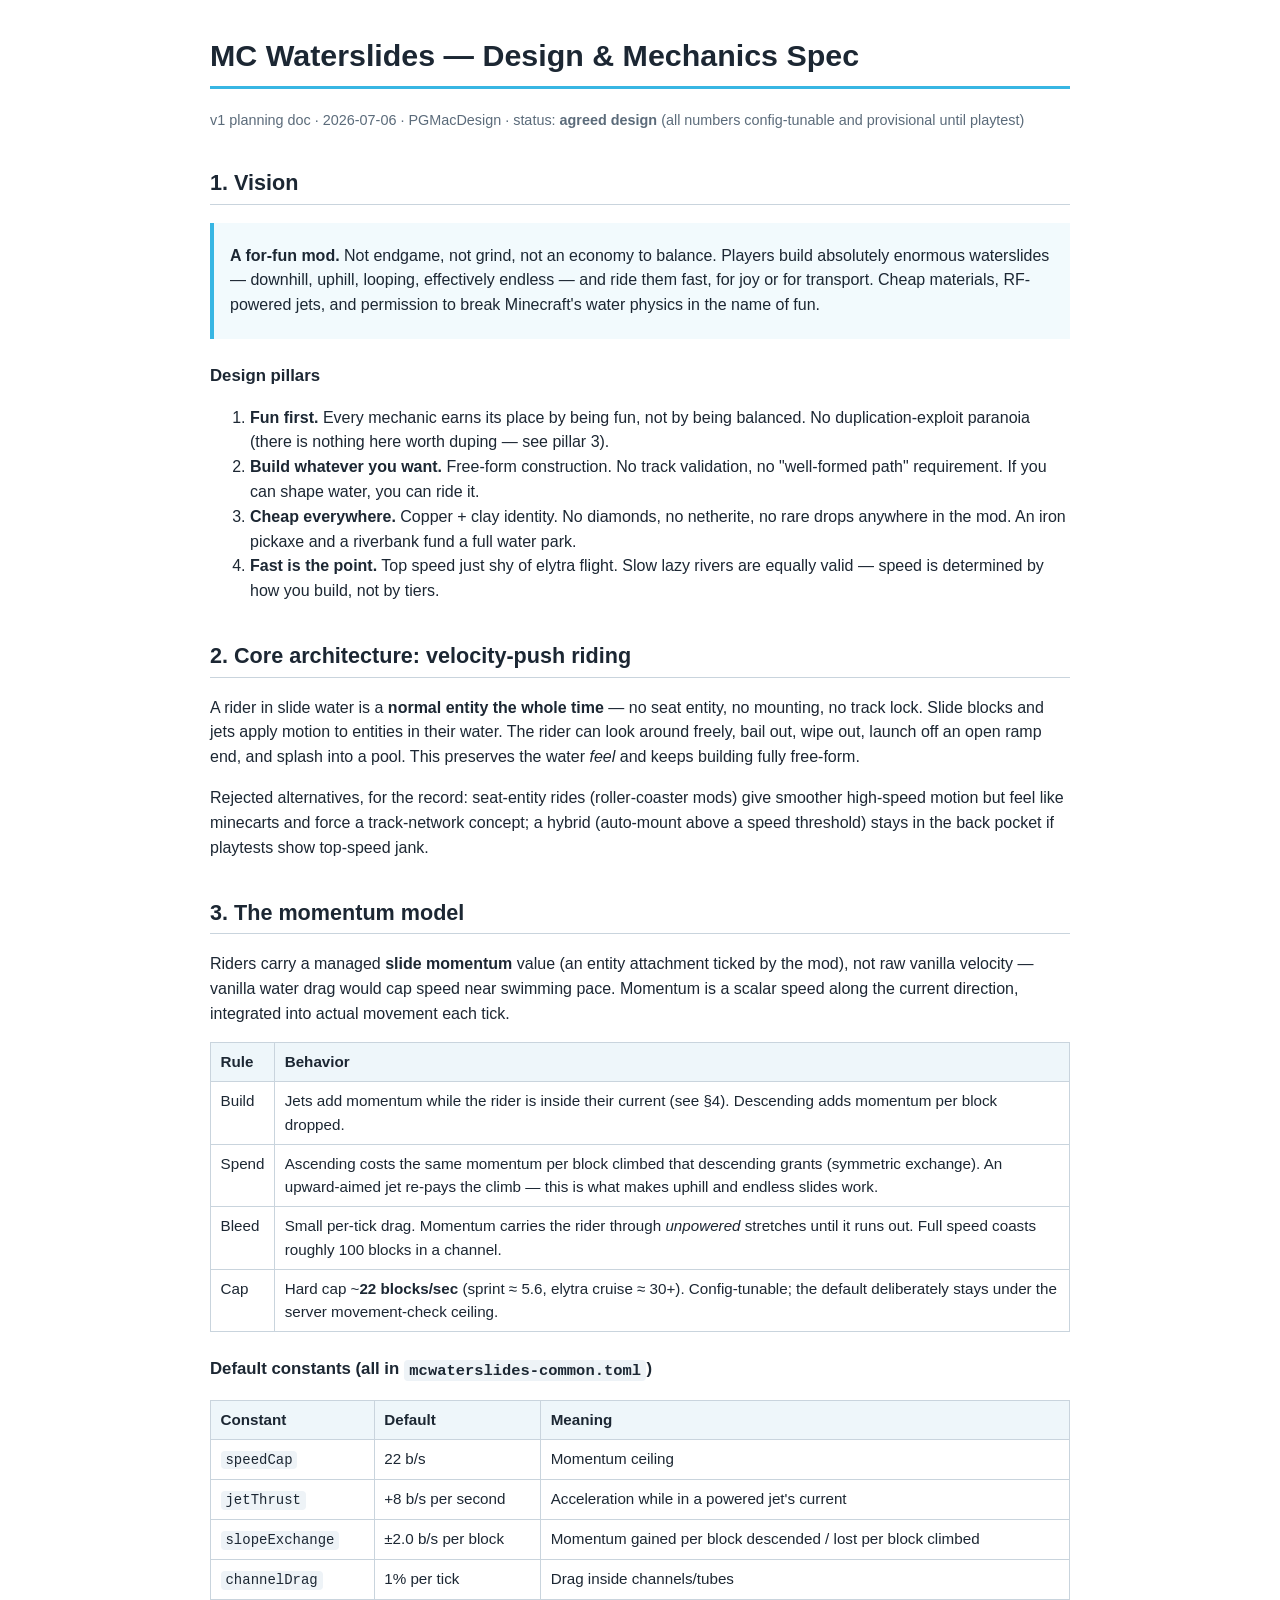
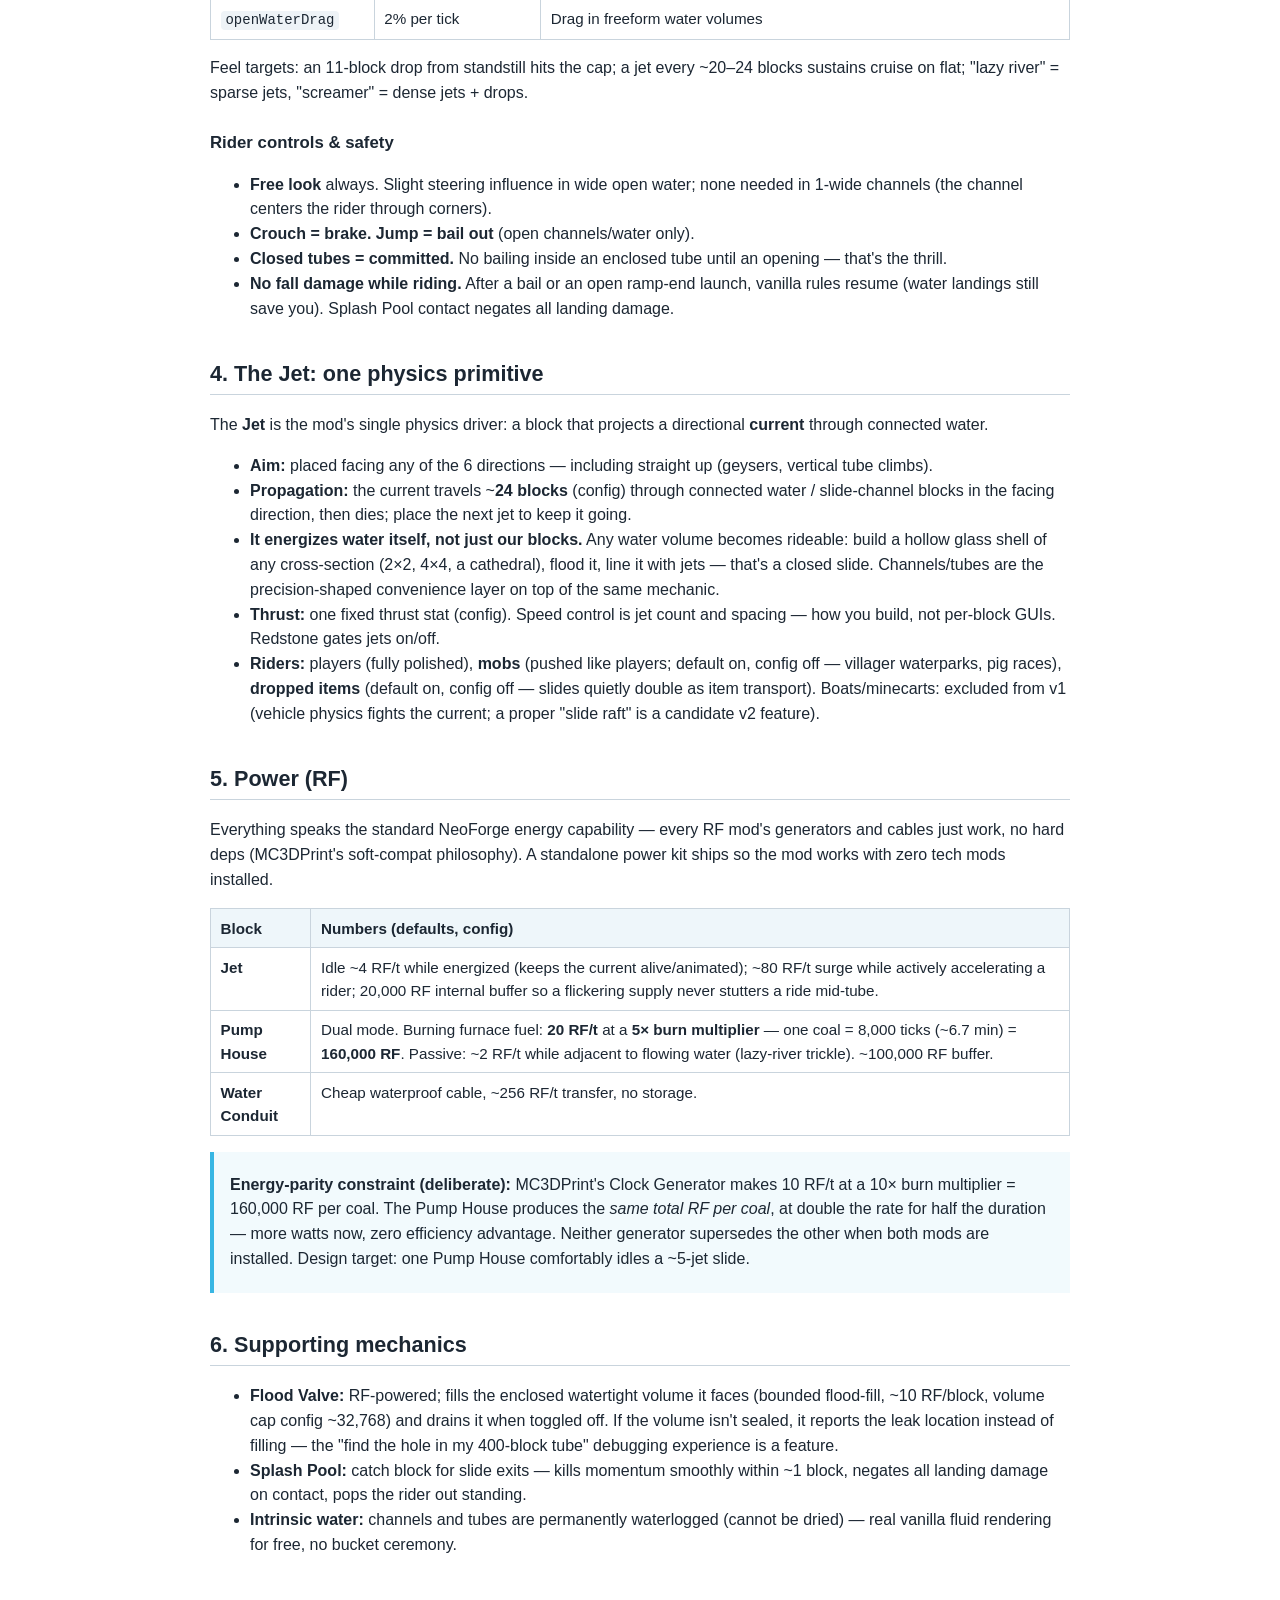
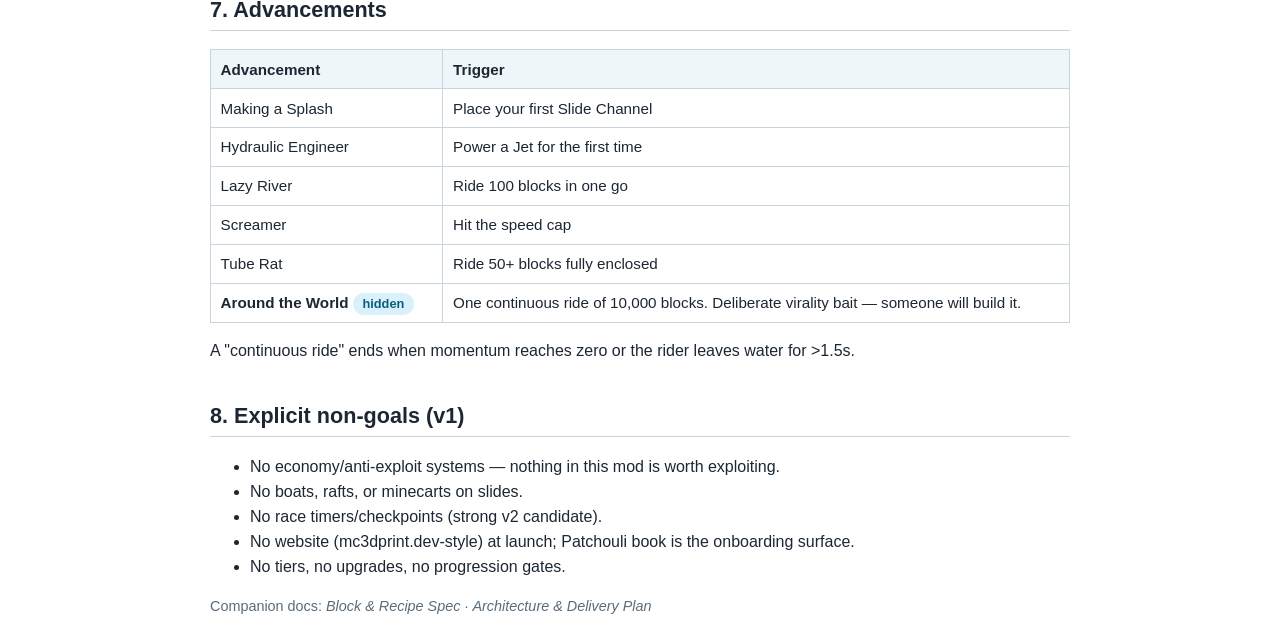
<file: docs/design-mechanics-spec.html>
<!DOCTYPE html>
<html lang="en">
<head>
<meta charset="utf-8">
<meta name="viewport" content="width=device-width, initial-scale=1">
<title>MC Waterslides — Design &amp; Mechanics Spec</title>
<style>
  :root { color-scheme: light dark; }
  body { font-family: -apple-system, BlinkMacSystemFont, "Segoe UI", Roboto, Helvetica, Arial, sans-serif;
         max-width: 860px; margin: 2rem auto; padding: 0 1.25rem; line-height: 1.55;
         color: #1c2733; background: #ffffff; }
  h1 { font-size: 1.9rem; border-bottom: 3px solid #38b6e3; padding-bottom: .4rem; }
  h2 { font-size: 1.35rem; margin-top: 2.2rem; border-bottom: 1px solid #c9d4dd; padding-bottom: .25rem; }
  h3 { font-size: 1.05rem; margin-top: 1.5rem; }
  code { background: #eef3f7; padding: .1em .35em; border-radius: 4px; font-size: .92em; }
  table { border-collapse: collapse; width: 100%; margin: 1rem 0; font-size: .95rem; }
  th, td { border: 1px solid #c9d4dd; padding: .45rem .6rem; text-align: left; vertical-align: top; }
  th { background: #eef6fa; }
  .meta { color: #5b6b7a; font-size: .9rem; }
  .pill { display: inline-block; background: #d9f1fa; color: #0b5e7d; border-radius: 999px;
          padding: .05rem .6rem; font-size: .8rem; font-weight: 600; margin-right: .3rem; }
  blockquote { border-left: 4px solid #38b6e3; margin: 1rem 0; padding: .3rem 1rem; background: #f2fafd; }
  @media (prefers-color-scheme: dark) {
    body { color: #dce6ee; background: #14181c; }
    code { background: #232b33; }
    th { background: #1b2c36; }
    th, td { border-color: #37444f; }
    blockquote { background: #16232b; }
    .meta { color: #92a4b3; }
    .pill { background: #0b3c4f; color: #8fd8f2; }
  }
</style>
</head>
<body>

<h1>MC Waterslides — Design &amp; Mechanics Spec</h1>
<p class="meta">v1 planning doc · 2026-07-06 · PGMacDesign · status: <strong>agreed design</strong> (all numbers config-tunable and provisional until playtest)</p>

<h2>1. Vision</h2>
<blockquote>
<p><strong>A for-fun mod.</strong> Not endgame, not grind, not an economy to balance. Players build
absolutely enormous waterslides — downhill, uphill, looping, effectively endless — and ride them
fast, for joy or for transport. Cheap materials, RF-powered jets, and permission to break
Minecraft's water physics in the name of fun.</p>
</blockquote>

<h3>Design pillars</h3>
<ol>
  <li><strong>Fun first.</strong> Every mechanic earns its place by being fun, not by being balanced.
      No duplication-exploit paranoia (there is nothing here worth duping — see pillar 3).</li>
  <li><strong>Build whatever you want.</strong> Free-form construction. No track validation, no
      "well-formed path" requirement. If you can shape water, you can ride it.</li>
  <li><strong>Cheap everywhere.</strong> Copper + clay identity. No diamonds, no netherite, no rare
      drops anywhere in the mod. An iron pickaxe and a riverbank fund a full water park.</li>
  <li><strong>Fast is the point.</strong> Top speed just shy of elytra flight. Slow lazy rivers are
      equally valid — speed is determined by how you build, not by tiers.</li>
</ol>

<h2>2. Core architecture: velocity-push riding</h2>
<p>A rider in slide water is a <strong>normal entity the whole time</strong> — no seat entity, no
mounting, no track lock. Slide blocks and jets apply motion to entities in their water. The rider
can look around freely, bail out, wipe out, launch off an open ramp end, and splash into a pool.
This preserves the water <em>feel</em> and keeps building fully free-form.</p>
<p>Rejected alternatives, for the record: seat-entity rides (roller-coaster mods) give smoother
high-speed motion but feel like minecarts and force a track-network concept; a hybrid
(auto-mount above a speed threshold) stays in the back pocket if playtests show top-speed jank.</p>

<h2>3. The momentum model</h2>
<p>Riders carry a managed <strong>slide momentum</strong> value (an entity attachment ticked by the
mod), not raw vanilla velocity — vanilla water drag would cap speed near swimming pace. Momentum
is a scalar speed along the current direction, integrated into actual movement each tick.</p>

<table>
  <tr><th>Rule</th><th>Behavior</th></tr>
  <tr><td>Build</td><td>Jets add momentum while the rider is inside their current (see §4). Descending adds momentum per block dropped.</td></tr>
  <tr><td>Spend</td><td>Ascending costs the same momentum per block climbed that descending grants (symmetric exchange). An upward-aimed jet re-pays the climb — this is what makes uphill and endless slides work.</td></tr>
  <tr><td>Bleed</td><td>Small per-tick drag. Momentum carries the rider through <em>unpowered</em> stretches until it runs out. Full speed coasts roughly 100 blocks in a channel.</td></tr>
  <tr><td>Cap</td><td>Hard cap ~<strong>22 blocks/sec</strong> (sprint ≈ 5.6, elytra cruise ≈ 30+). Config-tunable; the default deliberately stays under the server movement-check ceiling.</td></tr>
</table>

<h3>Default constants (all in <code>mcwaterslides-common.toml</code>)</h3>
<table>
  <tr><th>Constant</th><th>Default</th><th>Meaning</th></tr>
  <tr><td><code>speedCap</code></td><td>22 b/s</td><td>Momentum ceiling</td></tr>
  <tr><td><code>jetThrust</code></td><td>+8 b/s per second</td><td>Acceleration while in a powered jet's current</td></tr>
  <tr><td><code>slopeExchange</code></td><td>±2.0 b/s per block</td><td>Momentum gained per block descended / lost per block climbed</td></tr>
  <tr><td><code>channelDrag</code></td><td>1% per tick</td><td>Drag inside channels/tubes</td></tr>
  <tr><td><code>openWaterDrag</code></td><td>2% per tick</td><td>Drag in freeform water volumes</td></tr>
</table>
<p>Feel targets: an 11-block drop from standstill hits the cap; a jet every ~20–24 blocks sustains
cruise on flat; "lazy river" = sparse jets, "screamer" = dense jets + drops.</p>

<h3>Rider controls &amp; safety</h3>
<ul>
  <li><strong>Free look</strong> always. Slight steering influence in wide open water; none needed in
      1-wide channels (the channel centers the rider through corners).</li>
  <li><strong>Crouch = brake.</strong> <strong>Jump = bail out</strong> (open channels/water only).</li>
  <li><strong>Closed tubes = committed.</strong> No bailing inside an enclosed tube until an opening —
      that's the thrill.</li>
  <li><strong>No fall damage while riding.</strong> After a bail or an open ramp-end launch, vanilla
      rules resume (water landings still save you). Splash Pool contact negates all landing damage.</li>
</ul>

<h2>4. The Jet: one physics primitive</h2>
<p>The <strong>Jet</strong> is the mod's single physics driver: a block that projects a directional
<strong>current</strong> through connected water.</p>
<ul>
  <li><strong>Aim:</strong> placed facing any of the 6 directions — including straight up (geysers,
      vertical tube climbs).</li>
  <li><strong>Propagation:</strong> the current travels ~<strong>24 blocks</strong> (config) through
      connected water / slide-channel blocks in the facing direction, then dies; place the next jet
      to keep it going.</li>
  <li><strong>It energizes water itself, not just our blocks.</strong> Any water volume becomes
      rideable: build a hollow glass shell of any cross-section (2×2, 4×4, a cathedral), flood it,
      line it with jets — that's a closed slide. Channels/tubes are the precision-shaped convenience
      layer on top of the same mechanic.</li>
  <li><strong>Thrust:</strong> one fixed thrust stat (config). Speed control is jet count and
      spacing — how you build, not per-block GUIs. Redstone gates jets on/off.</li>
  <li><strong>Riders:</strong> players (fully polished), <strong>mobs</strong> (pushed like players;
      default on, config off — villager waterparks, pig races), <strong>dropped items</strong>
      (default on, config off — slides quietly double as item transport). Boats/minecarts:
      excluded from v1 (vehicle physics fights the current; a proper "slide raft" is a candidate
      v2 feature).</li>
</ul>

<h2>5. Power (RF)</h2>
<p>Everything speaks the standard NeoForge energy capability — every RF mod's generators and cables
just work, no hard deps (MC3DPrint's soft-compat philosophy). A standalone power kit ships so the
mod works with zero tech mods installed.</p>

<table>
  <tr><th>Block</th><th>Numbers (defaults, config)</th></tr>
  <tr><td><strong>Jet</strong></td><td>Idle ~4 RF/t while energized (keeps the current alive/animated); ~80 RF/t surge while actively accelerating a rider; 20,000 RF internal buffer so a flickering supply never stutters a ride mid-tube.</td></tr>
  <tr><td><strong>Pump House</strong></td><td>Dual mode. Burning furnace fuel: <strong>20 RF/t</strong> at a <strong>5× burn multiplier</strong> — one coal = 8,000 ticks (~6.7 min) = <strong>160,000 RF</strong>. Passive: ~2 RF/t while adjacent to flowing water (lazy-river trickle). ~100,000 RF buffer.</td></tr>
  <tr><td><strong>Water Conduit</strong></td><td>Cheap waterproof cable, ~256 RF/t transfer, no storage.</td></tr>
</table>

<blockquote><p><strong>Energy-parity constraint (deliberate):</strong> MC3DPrint's Clock Generator
makes 10 RF/t at a 10× burn multiplier = 160,000 RF per coal. The Pump House produces the
<em>same total RF per coal</em>, at double the rate for half the duration — more watts now, zero
efficiency advantage. Neither generator supersedes the other when both mods are installed.
Design target: one Pump House comfortably idles a ~5-jet slide.</p></blockquote>

<h2>6. Supporting mechanics</h2>
<ul>
  <li><strong>Flood Valve:</strong> RF-powered; fills the enclosed watertight volume it faces
      (bounded flood-fill, ~10 RF/block, volume cap config ~32,768) and drains it when toggled off.
      If the volume isn't sealed, it reports the leak location instead of filling — the "find the
      hole in my 400-block tube" debugging experience is a feature.</li>
  <li><strong>Splash Pool:</strong> catch block for slide exits — kills momentum smoothly within
      ~1 block, negates all landing damage on contact, pops the rider out standing.</li>
  <li><strong>Intrinsic water:</strong> channels and tubes are permanently waterlogged (cannot be
      dried) — real vanilla fluid rendering for free, no bucket ceremony.</li>
</ul>

<h2>7. Advancements</h2>
<table>
  <tr><th>Advancement</th><th>Trigger</th></tr>
  <tr><td>Making a Splash</td><td>Place your first Slide Channel</td></tr>
  <tr><td>Hydraulic Engineer</td><td>Power a Jet for the first time</td></tr>
  <tr><td>Lazy River</td><td>Ride 100 blocks in one go</td></tr>
  <tr><td>Screamer</td><td>Hit the speed cap</td></tr>
  <tr><td>Tube Rat</td><td>Ride 50+ blocks fully enclosed</td></tr>
  <tr><td><strong>Around the World</strong> <span class="pill">hidden</span></td><td>One continuous ride of 10,000 blocks. Deliberate virality bait — someone will build it.</td></tr>
</table>
<p>A "continuous ride" ends when momentum reaches zero or the rider leaves water for &gt;1.5s.</p>

<h2>8. Explicit non-goals (v1)</h2>
<ul>
  <li>No economy/anti-exploit systems — nothing in this mod is worth exploiting.</li>
  <li>No boats, rafts, or minecarts on slides.</li>
  <li>No race timers/checkpoints (strong v2 candidate).</li>
  <li>No website (mc3dprint.dev-style) at launch; Patchouli book is the onboarding surface.</li>
  <li>No tiers, no upgrades, no progression gates.</li>
</ul>

<p class="meta">Companion docs: <em>Block &amp; Recipe Spec</em> · <em>Architecture &amp; Delivery Plan</em></p>

</body>
</html>
</file>
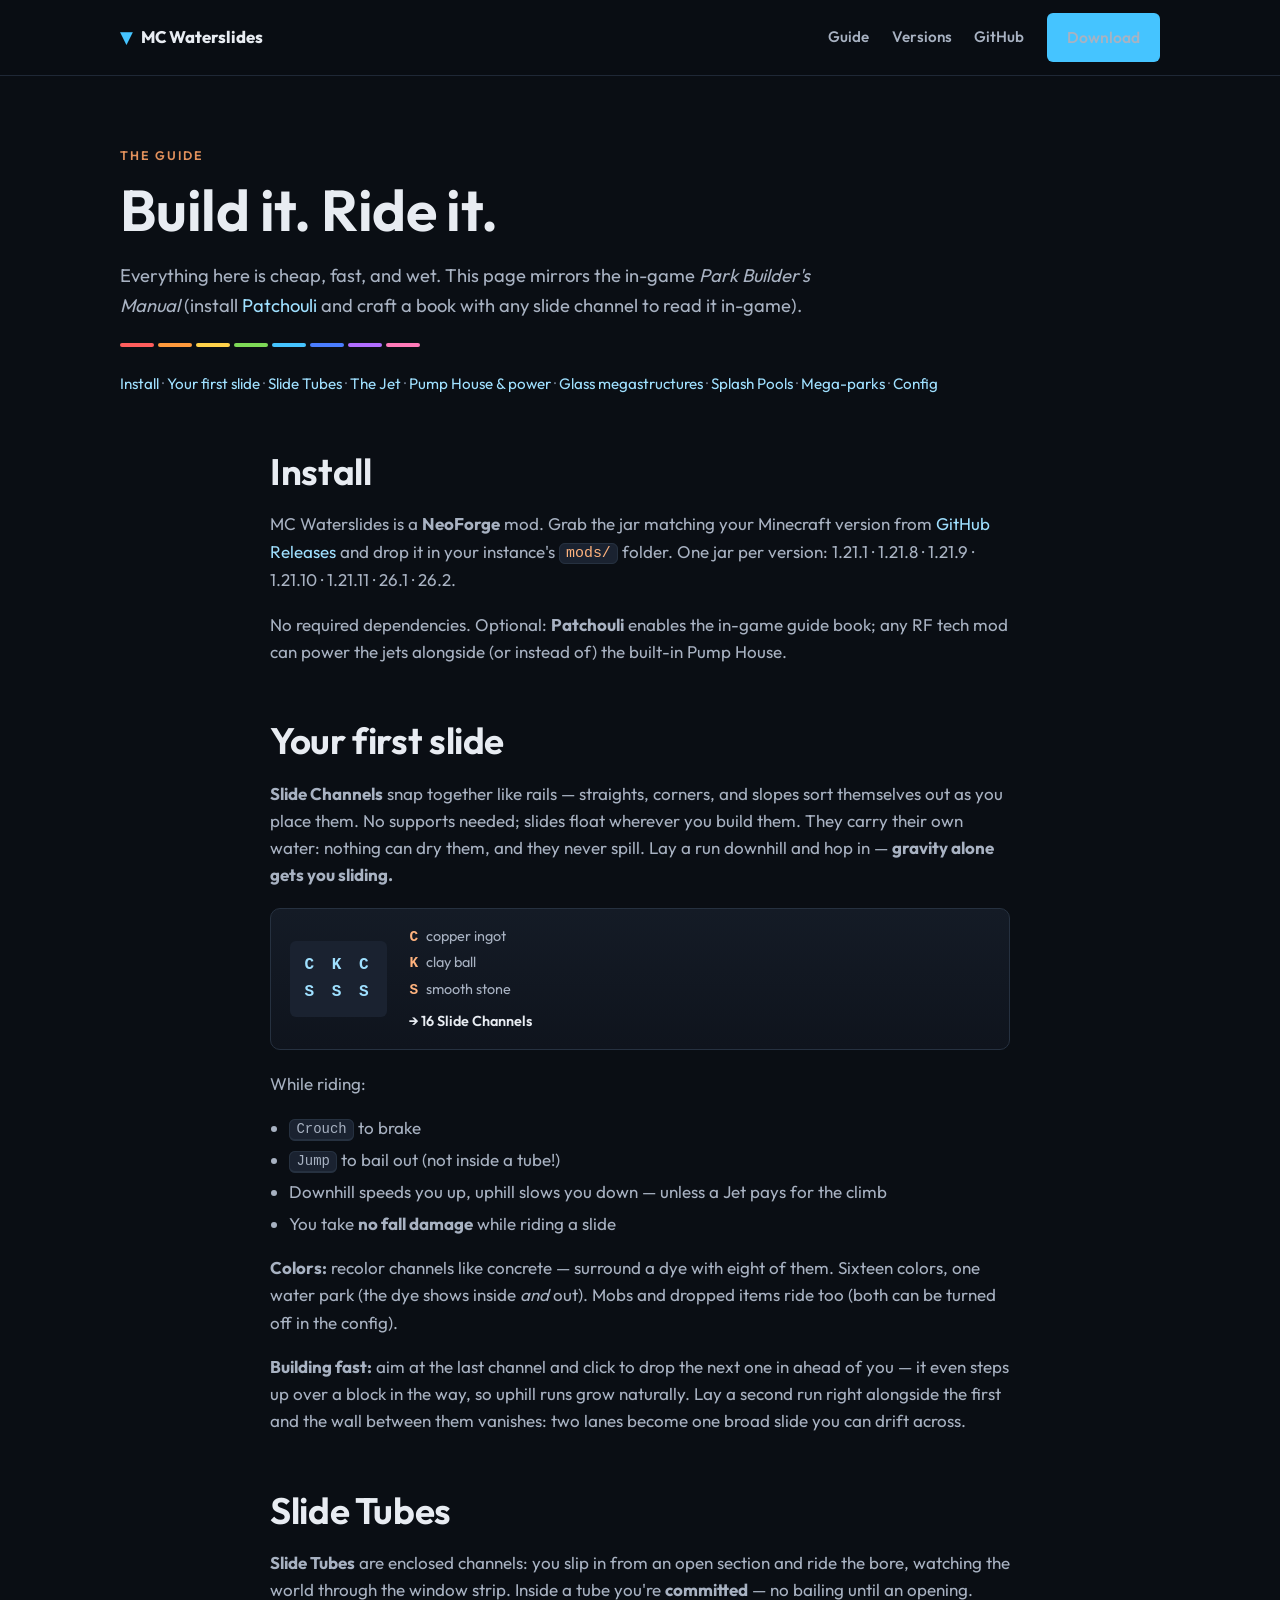
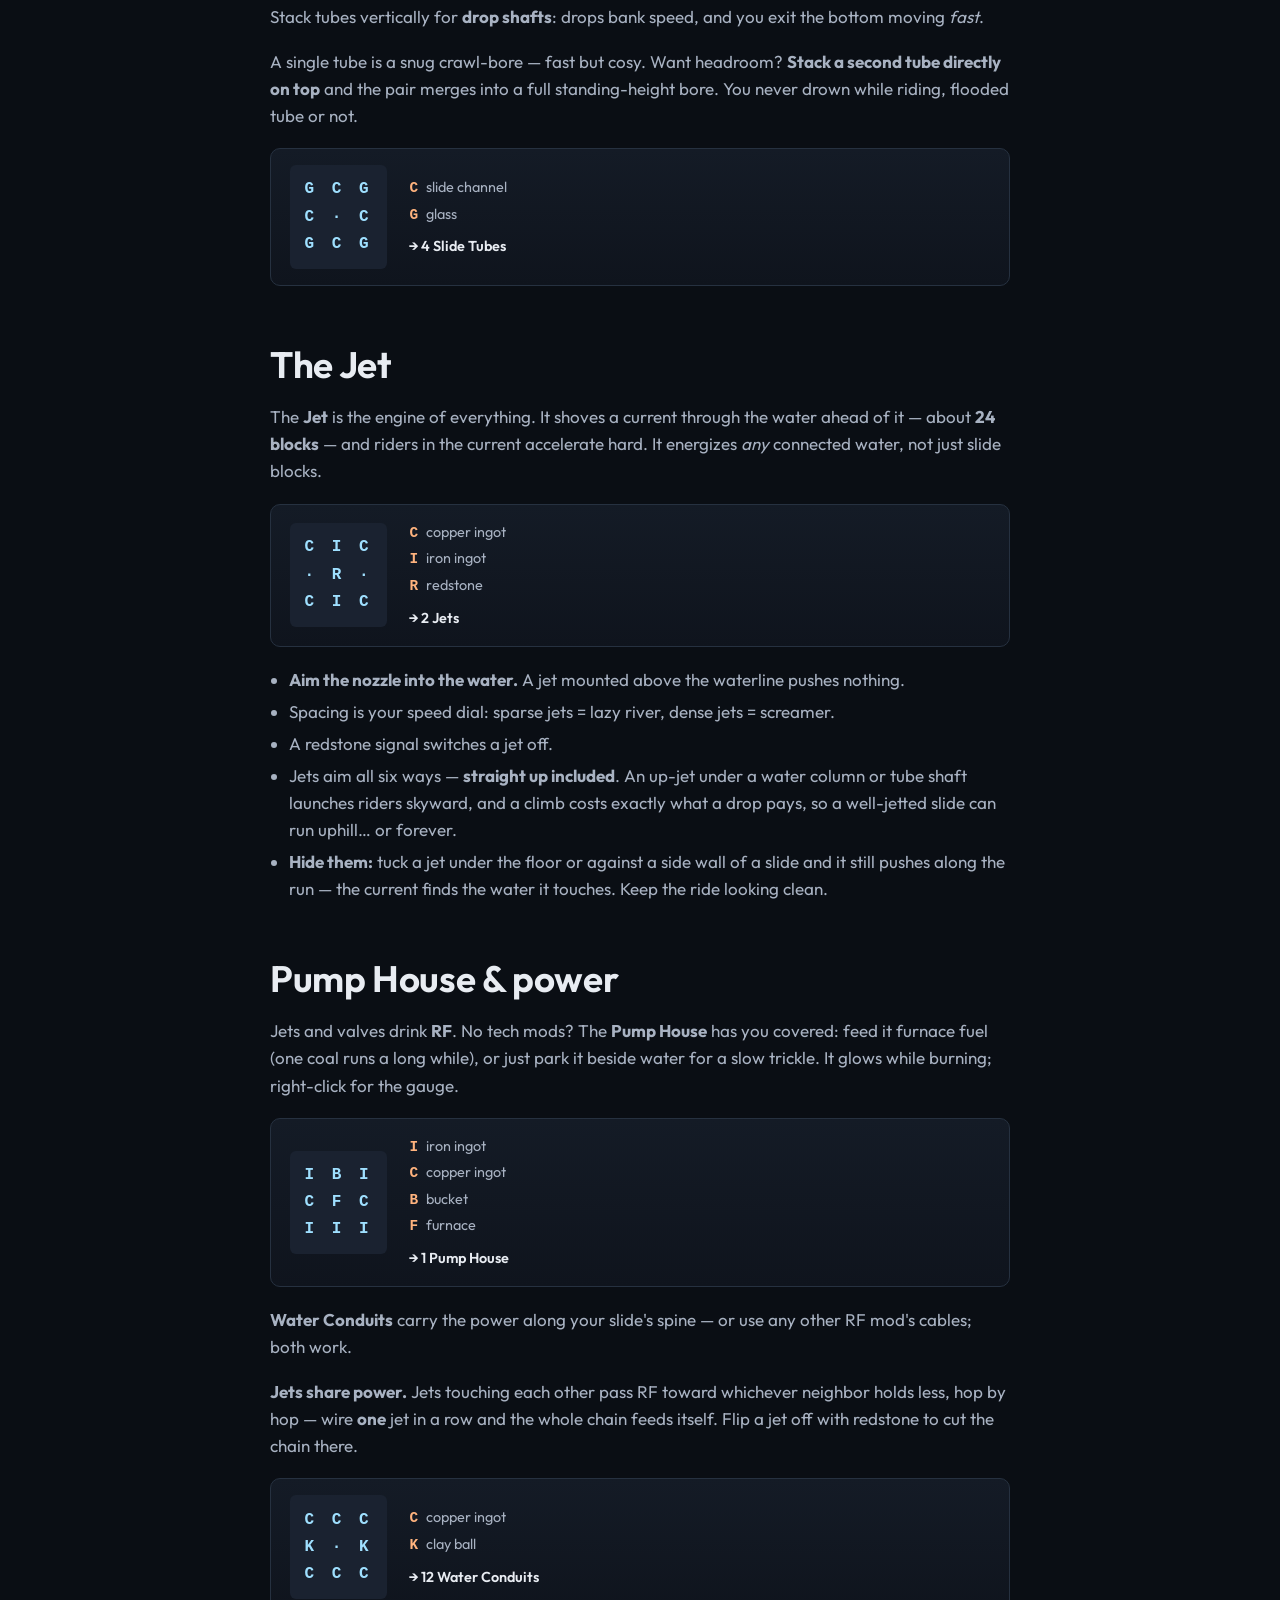
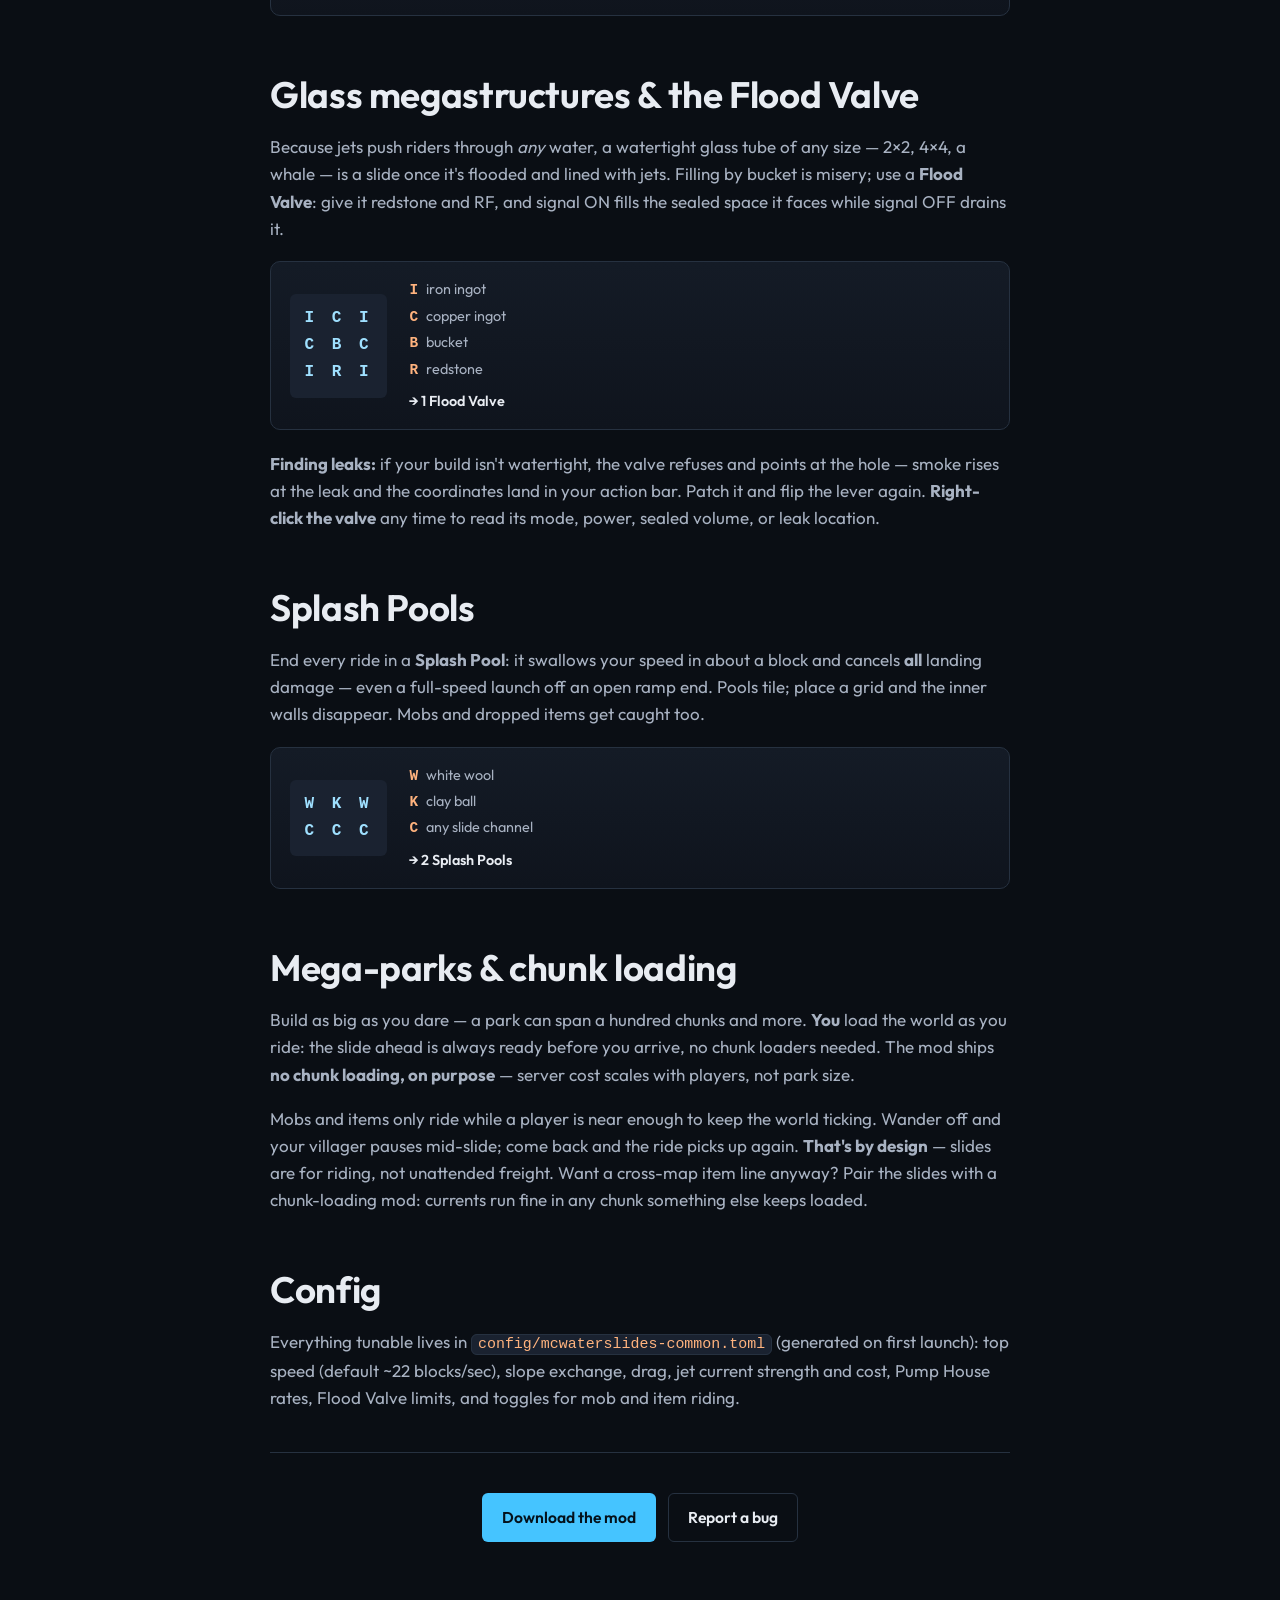
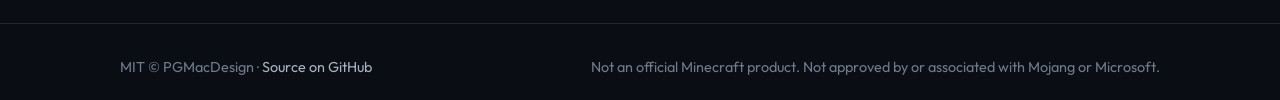
<file: site/guide.html>
<!doctype html>
<html lang="en">
<head>
  <meta charset="utf-8" />
  <meta name="viewport" content="width=device-width, initial-scale=1" />
  <title>Guide — MC Waterslides</title>
  <meta name="description" content="How to build and ride waterslides in MC Waterslides: channels, tubes, jets, RF power, flood valves, splash pools, and mega-parks." />
  <link rel="icon" href="data:image/svg+xml,<svg xmlns='http://www.w3.org/2000/svg' viewBox='0 0 100 100'><text y='.9em' font-size='90'>🌊</text></svg>" />
  <link rel="preconnect" href="https://fonts.googleapis.com" />
  <link rel="preconnect" href="https://fonts.gstatic.com" crossorigin />
  <link href="https://fonts.googleapis.com/css2?family=Outfit:wght@400;550;600;650;700;750&display=swap" rel="stylesheet" />
  <link rel="stylesheet" href="style.css" />
</head>
<body>

<nav class="nav">
  <div class="wrap nav-inner">
    <a class="wordmark" href="./"><span class="drop">▼</span>MC&nbsp;Waterslides</a>
    <div class="nav-links">
      <a href="guide.html">Guide</a>
      <a href="./#versions">Versions</a>
      <a href="https://github.com/PGMacDesign/MCWaterSlides">GitHub</a>
      <a class="btn btn-primary" href="https://github.com/PGMacDesign/MCWaterSlides/releases">Download</a>
    </div>
  </div>
</nav>

<header class="section guide-head">
  <div class="wrap">
    <span class="eyebrow">The guide</span>
    <h1>Build it. Ride it.</h1>
    <p class="lede">Everything here is cheap, fast, and wet. This page mirrors the
      in-game <em>Park Builder's Manual</em> (install
      <a href="https://www.curseforge.com/minecraft/mc-mods/patchouli">Patchouli</a>
      and craft a book with any slide channel to read it in-game).</p>
    <div class="dye-ramp" style="max-width:300px; margin-top:1.4rem" aria-hidden="true">
      <span></span><span></span><span></span><span></span>
      <span></span><span></span><span></span><span></span>
    </div>
    <nav class="toc">
      <a href="#install">Install</a> · <a href="#first-slide">Your first slide</a> ·
      <a href="#tubes">Slide Tubes</a> · <a href="#jets">The Jet</a> ·
      <a href="#power">Pump House &amp; power</a> · <a href="#freeform">Glass megastructures</a> ·
      <a href="#pools">Splash Pools</a> · <a href="#mega-parks">Mega-parks</a> ·
      <a href="#config">Config</a>
    </nav>
  </div>
</header>

<main class="wrap guide-body">

  <section id="install">
    <h2>Install</h2>
    <p>MC Waterslides is a <strong>NeoForge</strong> mod. Grab the jar matching your
      Minecraft version from
      <a href="https://github.com/PGMacDesign/MCWaterSlides/releases">GitHub Releases</a>
      and drop it in your instance's <code>mods/</code> folder. One jar per version:
      1.21.1 · 1.21.8 · 1.21.9 · 1.21.10 · 1.21.11 · 26.1 · 26.2.</p>
    <p>No required dependencies. Optional: <strong>Patchouli</strong> enables the
      in-game guide book; any RF tech mod can power the jets alongside (or instead
      of) the built-in Pump House.</p>
  </section>

  <section id="first-slide">
    <h2>Your first slide</h2>
    <p><strong>Slide Channels</strong> snap together like rails — straights, corners,
      and slopes sort themselves out as you place them. No supports needed; slides
      float wherever you build them. They carry their own water: nothing can dry
      them, and they never spill. Lay a run downhill and hop in —
      <strong>gravity alone gets you sliding.</strong></p>
    <div class="recipe card">
      <pre class="pat">C K C
S S S</pre>
      <div class="legend">
        <span><b>C</b> copper ingot</span><span><b>K</b> clay ball</span>
        <span><b>S</b> smooth stone</span>
        <span class="yield">→ 16 Slide Channels</span>
      </div>
    </div>
    <p>While riding:</p>
    <ul>
      <li><kbd>Crouch</kbd> to brake</li>
      <li><kbd>Jump</kbd> to bail out (not inside a tube!)</li>
      <li>Downhill speeds you up, uphill slows you down — unless a Jet pays for the climb</li>
      <li>You take <strong>no fall damage</strong> while riding a slide</li>
    </ul>
    <p><strong>Colors:</strong> recolor channels like concrete — surround a dye with
      eight of them. Sixteen colors, one water park (the dye shows inside <em>and</em>
      out). Mobs and dropped items ride too (both can be turned off in the config).</p>
    <p><strong>Building fast:</strong> aim at the last channel and click to drop the
      next one in ahead of you — it even steps up over a block in the way, so uphill
      runs grow naturally. Lay a second run right alongside the first and the wall
      between them vanishes: two lanes become one broad slide you can drift across.</p>
  </section>

  <section id="tubes">
    <h2>Slide Tubes</h2>
    <p><strong>Slide Tubes</strong> are enclosed channels: you slip in from an open
      section and ride the bore, watching the world through the window strip.
      Inside a tube you're <strong>committed</strong> — no bailing until an opening.
      Stack tubes vertically for <strong>drop shafts</strong>: drops bank speed, and
      you exit the bottom moving <em>fast</em>.</p>
    <p>A single tube is a snug crawl-bore — fast but cosy. Want headroom?
      <strong>Stack a second tube directly on top</strong> and the pair merges into a
      full standing-height bore. You never drown while riding, flooded tube or not.</p>
    <div class="recipe card">
      <pre class="pat">G C G
C · C
G C G</pre>
      <div class="legend">
        <span><b>C</b> slide channel</span><span><b>G</b> glass</span>
        <span class="yield">→ 4 Slide Tubes</span>
      </div>
    </div>
  </section>

  <section id="jets">
    <h2>The Jet</h2>
    <p>The <strong>Jet</strong> is the engine of everything. It shoves a current
      through the water ahead of it — about <strong>24 blocks</strong> — and riders
      in the current accelerate hard. It energizes <em>any</em> connected water,
      not just slide blocks.</p>
    <div class="recipe card">
      <pre class="pat">C I C
· R ·
C I C</pre>
      <div class="legend">
        <span><b>C</b> copper ingot</span><span><b>I</b> iron ingot</span>
        <span><b>R</b> redstone</span>
        <span class="yield">→ 2 Jets</span>
      </div>
    </div>
    <ul>
      <li><strong>Aim the nozzle into the water.</strong> A jet mounted above the
        waterline pushes nothing.</li>
      <li>Spacing is your speed dial: sparse jets = lazy river, dense jets = screamer.</li>
      <li>A redstone signal switches a jet off.</li>
      <li>Jets aim all six ways — <strong>straight up included</strong>. An up-jet
        under a water column or tube shaft launches riders skyward, and a climb
        costs exactly what a drop pays, so a well-jetted slide can run uphill…
        or forever.</li>
      <li><strong>Hide them:</strong> tuck a jet under the floor or against a side
        wall of a slide and it still pushes along the run — the current finds the
        water it touches. Keep the ride looking clean.</li>
    </ul>
  </section>

  <section id="power">
    <h2>Pump House &amp; power</h2>
    <p>Jets and valves drink <strong>RF</strong>. No tech mods? The
      <strong>Pump House</strong> has you covered: feed it furnace fuel (one coal
      runs a long while), or just park it beside water for a slow trickle. It
      glows while burning; right-click for the gauge.</p>
    <div class="recipe card">
      <pre class="pat">I B I
C F C
I I I</pre>
      <div class="legend">
        <span><b>I</b> iron ingot</span><span><b>C</b> copper ingot</span>
        <span><b>B</b> bucket</span><span><b>F</b> furnace</span>
        <span class="yield">→ 1 Pump House</span>
      </div>
    </div>
    <p><strong>Water Conduits</strong> carry the power along your slide's spine —
      or use any other RF mod's cables; both work.</p>
    <p><strong>Jets share power.</strong> Jets touching each other pass RF toward whichever
      neighbor holds less, hop by hop — wire <strong>one</strong> jet in a row and the whole
      chain feeds itself. Flip a jet off with redstone to cut the chain there.</p>
    <div class="recipe card">
      <pre class="pat">C C C
K · K
C C C</pre>
      <div class="legend">
        <span><b>C</b> copper ingot</span><span><b>K</b> clay ball</span>
        <span class="yield">→ 12 Water Conduits</span>
      </div>
    </div>
  </section>

  <section id="freeform">
    <h2>Glass megastructures &amp; the Flood Valve</h2>
    <p>Because jets push riders through <em>any</em> water, a watertight glass tube
      of any size — 2×2, 4×4, a whale — is a slide once it's flooded and lined
      with jets. Filling by bucket is misery; use a <strong>Flood Valve</strong>:
      give it redstone and RF, and signal ON fills the sealed space it faces while
      signal OFF drains it.</p>
    <div class="recipe card">
      <pre class="pat">I C I
C B C
I R I</pre>
      <div class="legend">
        <span><b>I</b> iron ingot</span><span><b>C</b> copper ingot</span>
        <span><b>B</b> bucket</span><span><b>R</b> redstone</span>
        <span class="yield">→ 1 Flood Valve</span>
      </div>
    </div>
    <p><strong>Finding leaks:</strong> if your build isn't watertight, the valve
      refuses and points at the hole — smoke rises at the leak and the coordinates
      land in your action bar. Patch it and flip the lever again.
      <strong>Right-click the valve</strong> any time to read its mode, power,
      sealed volume, or leak location.</p>
  </section>

  <section id="pools">
    <h2>Splash Pools</h2>
    <p>End every ride in a <strong>Splash Pool</strong>: it swallows your speed in
      about a block and cancels <strong>all</strong> landing damage — even a
      full-speed launch off an open ramp end. Pools tile; place a grid and the
      inner walls disappear. Mobs and dropped items get caught too.</p>
    <div class="recipe card">
      <pre class="pat">W K W
C C C</pre>
      <div class="legend">
        <span><b>W</b> white wool</span><span><b>K</b> clay ball</span>
        <span><b>C</b> any slide channel</span>
        <span class="yield">→ 2 Splash Pools</span>
      </div>
    </div>
  </section>

  <section id="mega-parks">
    <h2>Mega-parks &amp; chunk loading</h2>
    <p>Build as big as you dare — a park can span a hundred chunks and more.
      <strong>You</strong> load the world as you ride: the slide ahead is always
      ready before you arrive, no chunk loaders needed. The mod ships
      <strong>no chunk loading, on purpose</strong> — server cost scales with
      players, not park size.</p>
    <p>Mobs and items only ride while a player is near enough to keep the world
      ticking. Wander off and your villager pauses mid-slide; come back and the
      ride picks up again. <strong>That's by design</strong> — slides are for
      riding, not unattended freight. Want a cross-map item line anyway? Pair the
      slides with a chunk-loading mod: currents run fine in any chunk something
      else keeps loaded.</p>
  </section>

  <section id="config">
    <h2>Config</h2>
    <p>Everything tunable lives in <code>config/mcwaterslides-common.toml</code>
      (generated on first launch): top speed (default ~22 blocks/sec), slope
      exchange, drag, jet current strength and cost, Pump House rates, Flood Valve
      limits, and toggles for mob and item riding.</p>
  </section>

  <hr />
  <p class="center">
    <a class="btn btn-primary" href="https://github.com/PGMacDesign/MCWaterSlides/releases">Download the mod</a>
    &nbsp;
    <a class="btn btn-ghost" href="https://github.com/PGMacDesign/MCWaterSlides/issues">Report a bug</a>
  </p>
</main>

<footer class="footer">
  <div class="wrap footer-inner">
    <span>MIT © PGMacDesign · <a href="https://github.com/PGMacDesign/MCWaterSlides">Source on GitHub</a></span>
    <span>Not an official Minecraft product. Not approved by or associated with Mojang or Microsoft.</span>
  </div>
</footer>

<style>
  .guide-head { padding-block: clamp(2.5rem, 6vw, 4rem) 0; }
  .guide-head h1 { margin: 0.6rem 0 1rem; }
  .toc { margin-top: 1.6rem; font-size: 0.95rem; color: var(--ink-faint); }
  .guide-body { padding-block: 1rem 4rem; max-width: 820px; }
  .guide-body section { padding-top: 2.4rem; }
  .guide-body h2 { margin: 0 0 0.8rem; }
  .guide-body ul { color: var(--ink-soft); padding-left: 1.2rem; }
  .guide-body li { margin-block: 0.3rem; }

  .recipe {
    display: flex; gap: 1.4rem; align-items: center; flex-wrap: wrap;
    margin-block: 1.2rem; padding: 1rem 1.2rem;
  }
  .pat {
    margin: 0; padding: 0.7rem 0.9rem; border: none;
    background: var(--panel-2); border-radius: var(--radius-sm);
    font-size: 1rem; line-height: 1.7; letter-spacing: 0.25em;
    color: var(--water-hi); font-weight: 700;
  }
  .legend { display: flex; flex-direction: column; gap: 0.15rem; font-size: 0.9rem; color: var(--ink-soft); }
  .legend b { color: var(--copper-hi); font-family: var(--mono); margin-right: 0.3rem; }
  .legend .yield { margin-top: 0.4rem; color: var(--ink); font-weight: 600; }
</style>

</body>
</html>
</file>
<file: site/style.css>
/* ============================================================================
   MC Waterslides — design system
   Sibling of MC3DPrint's machined-console theme, re-cut for water: deep
   blue-charcoal canvas, aqua primary accent (the water), warm copper
   secondary (the mod's copper+clay material identity), and a 16-dye ramp
   as the recurring motif (slide channels dye like concrete). Blocky small
   radii nod at Minecraft without going full pixel-art.
   ============================================================================ */

:root {
  /* surfaces */
  --bg:        #0a0e14;
  --bg-soft:   #0f141d;
  --panel:     #141b26;
  --panel-2:   #1a2230;
  --line:      #263140;
  --line-soft: #1f2836;

  /* ink */
  --ink:       #e8ecf2;
  --ink-soft:  #a8b2c2;
  --ink-faint: #6f7a8c;

  /* accents */
  --water:     #45c4ff;   /* aqua — primary (the water) */
  --water-hi:  #9fe0ff;
  --copper:    #e2915c;   /* copper — secondary (the material identity) */
  --copper-hi: #ffb37e;

  /* dye ramp (slide channels come in 16 colors; 8 shown as the motif) */
  --d1: #ff5d5d; --d2: #ff9a3c; --d3: #ffd24a; --d4: #7ed957;
  --d5: #45c4ff; --d6: #4a7dff; --d7: #b16dff; --d8: #ff7ab8;

  --radius:   10px;
  --radius-sm: 6px;
  --maxw:     1120px;
  --gutter:   clamp(1rem, 4vw, 2.5rem);

  --shadow:   0 10px 40px rgba(0, 0, 0, 0.45);
  --shadow-sm: 0 4px 16px rgba(0, 0, 0, 0.35);

  --font: "Outfit", ui-sans-serif, system-ui, -apple-system, "Segoe UI", Roboto, sans-serif;
  --mono: ui-monospace, "SF Mono", "JetBrains Mono", Menlo, monospace;
}

* { box-sizing: border-box; }

html { scroll-behavior: smooth; }

body {
  margin: 0;
  background: var(--bg);
  color: var(--ink);
  font-family: var(--font);
  font-size: 17px;
  line-height: 1.6;
  -webkit-font-smoothing: antialiased;
  text-rendering: optimizeLegibility;
  /* cool water glow up top, warm copper glow opposite it */
  background-image:
    radial-gradient(900px 480px at 22% -8%, rgba(69, 196, 255, 0.10), transparent 60%),
    radial-gradient(700px 420px at 92% -6%, rgba(226, 145, 92, 0.08), transparent 55%);
  background-repeat: no-repeat;
}

h1, h2, h3, h4 { line-height: 1.15; font-weight: 650; letter-spacing: -0.01em; }
h1 { font-size: clamp(2.2rem, 5.5vw, 3.6rem); }
h2 { font-size: clamp(1.6rem, 3.5vw, 2.3rem); }
h3 { font-size: 1.25rem; }

a { color: var(--water-hi); text-decoration: none; }
a:hover { text-decoration: underline; }

p { color: var(--ink-soft); }

code, pre, kbd { font-family: var(--mono); }
code {
  background: var(--panel-2);
  border: 1px solid var(--line);
  border-radius: var(--radius-sm);
  padding: 0.1em 0.4em;
  font-size: 0.88em;
  color: var(--copper-hi);
}
pre {
  background: var(--bg-soft);
  border: 1px solid var(--line);
  border-radius: var(--radius);
  padding: 1rem 1.1rem;
  overflow-x: auto;
}
pre code { background: none; border: none; padding: 0; color: var(--ink); }

kbd {
  background: var(--panel-2);
  border: 1px solid var(--line);
  border-bottom-width: 2px;
  border-radius: var(--radius-sm);
  padding: 0.1em 0.45em;
  font-size: 0.82em;
}

/* ---- layout helpers ---- */
.wrap { max-width: var(--maxw); margin-inline: auto; padding-inline: var(--gutter); }
.section { padding-block: clamp(3rem, 8vw, 5.5rem); }
.eyebrow {
  text-transform: uppercase;
  letter-spacing: 0.16em;
  font-size: 0.78rem;
  font-weight: 600;
  color: var(--copper);
}
.lede { font-size: 1.15rem; color: var(--ink-soft); max-width: 60ch; }

/* ---- nav ---- */
.nav {
  position: sticky; top: 0; z-index: 50;
  background: color-mix(in srgb, var(--bg) 82%, transparent);
  backdrop-filter: blur(10px);
  border-bottom: 1px solid var(--line-soft);
}
.nav-inner {
  display: flex; align-items: center; justify-content: space-between;
  padding-block: 0.8rem;
}
.wordmark {
  display: inline-flex; align-items: center; gap: 0.5rem;
  font-weight: 750; letter-spacing: -0.01em; color: var(--ink);
  font-size: 1.05rem;
}
.wordmark:hover { text-decoration: none; }
.wordmark .drop { color: var(--water); }
.nav-links { display: flex; gap: 1.4rem; align-items: center; font-size: 0.95rem; }
.nav-links a { color: var(--ink-soft); font-weight: 550; }
.nav-links a:hover { color: var(--water-hi); text-decoration: none; }

/* ---- buttons ---- */
.btn {
  display: inline-flex; align-items: center; gap: 0.5rem;
  font: inherit; font-weight: 600; font-size: 0.98rem;
  padding: 0.7rem 1.2rem;
  border-radius: var(--radius-sm);
  border: 1px solid transparent;
  cursor: pointer;
  transition: transform 0.08s ease, background 0.15s ease, border-color 0.15s ease;
}
.btn:hover { text-decoration: none; transform: translateY(-1px); }
.btn:active { transform: translateY(0); }
.btn-primary { background: var(--water); color: #04121c; }
.btn-primary:hover { background: var(--water-hi); }
.btn-ghost { background: transparent; border-color: var(--line); color: var(--ink); }
.btn-ghost:hover { border-color: var(--water); color: var(--water-hi); }

/* ---- cards ---- */
.card {
  background: linear-gradient(180deg, var(--panel), var(--bg-soft));
  border: 1px solid var(--line);
  border-radius: var(--radius);
  padding: 1.4rem;
}

/* ---- pill chips ---- */
.chip {
  display: inline-flex; align-items: center; gap: 0.35rem;
  font-family: var(--mono);
  font-size: 0.82rem; font-weight: 700;
  padding: 0.25rem 0.7rem;
  border-radius: 999px;
  border: 1px solid var(--line);
  background: var(--panel);
  color: var(--water-hi);
}

/* ---- dye ramp motif (16 channel colors, 8 shown) ---- */
.dye-ramp { display: flex; gap: 4px; }
.dye-ramp span {
  flex: 1; height: 4px; border-radius: 999px;
  background: var(--dc, var(--ink-faint));
}
.dye-ramp span:nth-child(1) { --dc: var(--d1); }
.dye-ramp span:nth-child(2) { --dc: var(--d2); }
.dye-ramp span:nth-child(3) { --dc: var(--d3); }
.dye-ramp span:nth-child(4) { --dc: var(--d4); }
.dye-ramp span:nth-child(5) { --dc: var(--d5); }
.dye-ramp span:nth-child(6) { --dc: var(--d6); }
.dye-ramp span:nth-child(7) { --dc: var(--d7); }
.dye-ramp span:nth-child(8) { --dc: var(--d8); }

/* ---- footer ---- */
.footer {
  border-top: 1px solid var(--line-soft);
  padding-block: 2rem 2.5rem;
  font-size: 0.9rem;
}
.footer-inner {
  display: flex; justify-content: space-between; gap: 1rem; flex-wrap: wrap;
  color: var(--ink-faint);
}
.footer a { color: var(--ink-soft); }

/* ---- utilities ---- */
.grid { display: grid; gap: 1.1rem; }
.muted { color: var(--ink-faint); }
.center { text-align: center; }
.small { font-size: 0.85rem; }
hr { border: none; border-top: 1px solid var(--line); margin-block: 2.5rem; }

:focus-visible { outline: 2px solid var(--water); outline-offset: 2px; border-radius: 4px; }

@media (prefers-reduced-motion: reduce) {
  * { animation: none !important; transition: none !important; scroll-behavior: auto; }
}
</file>
